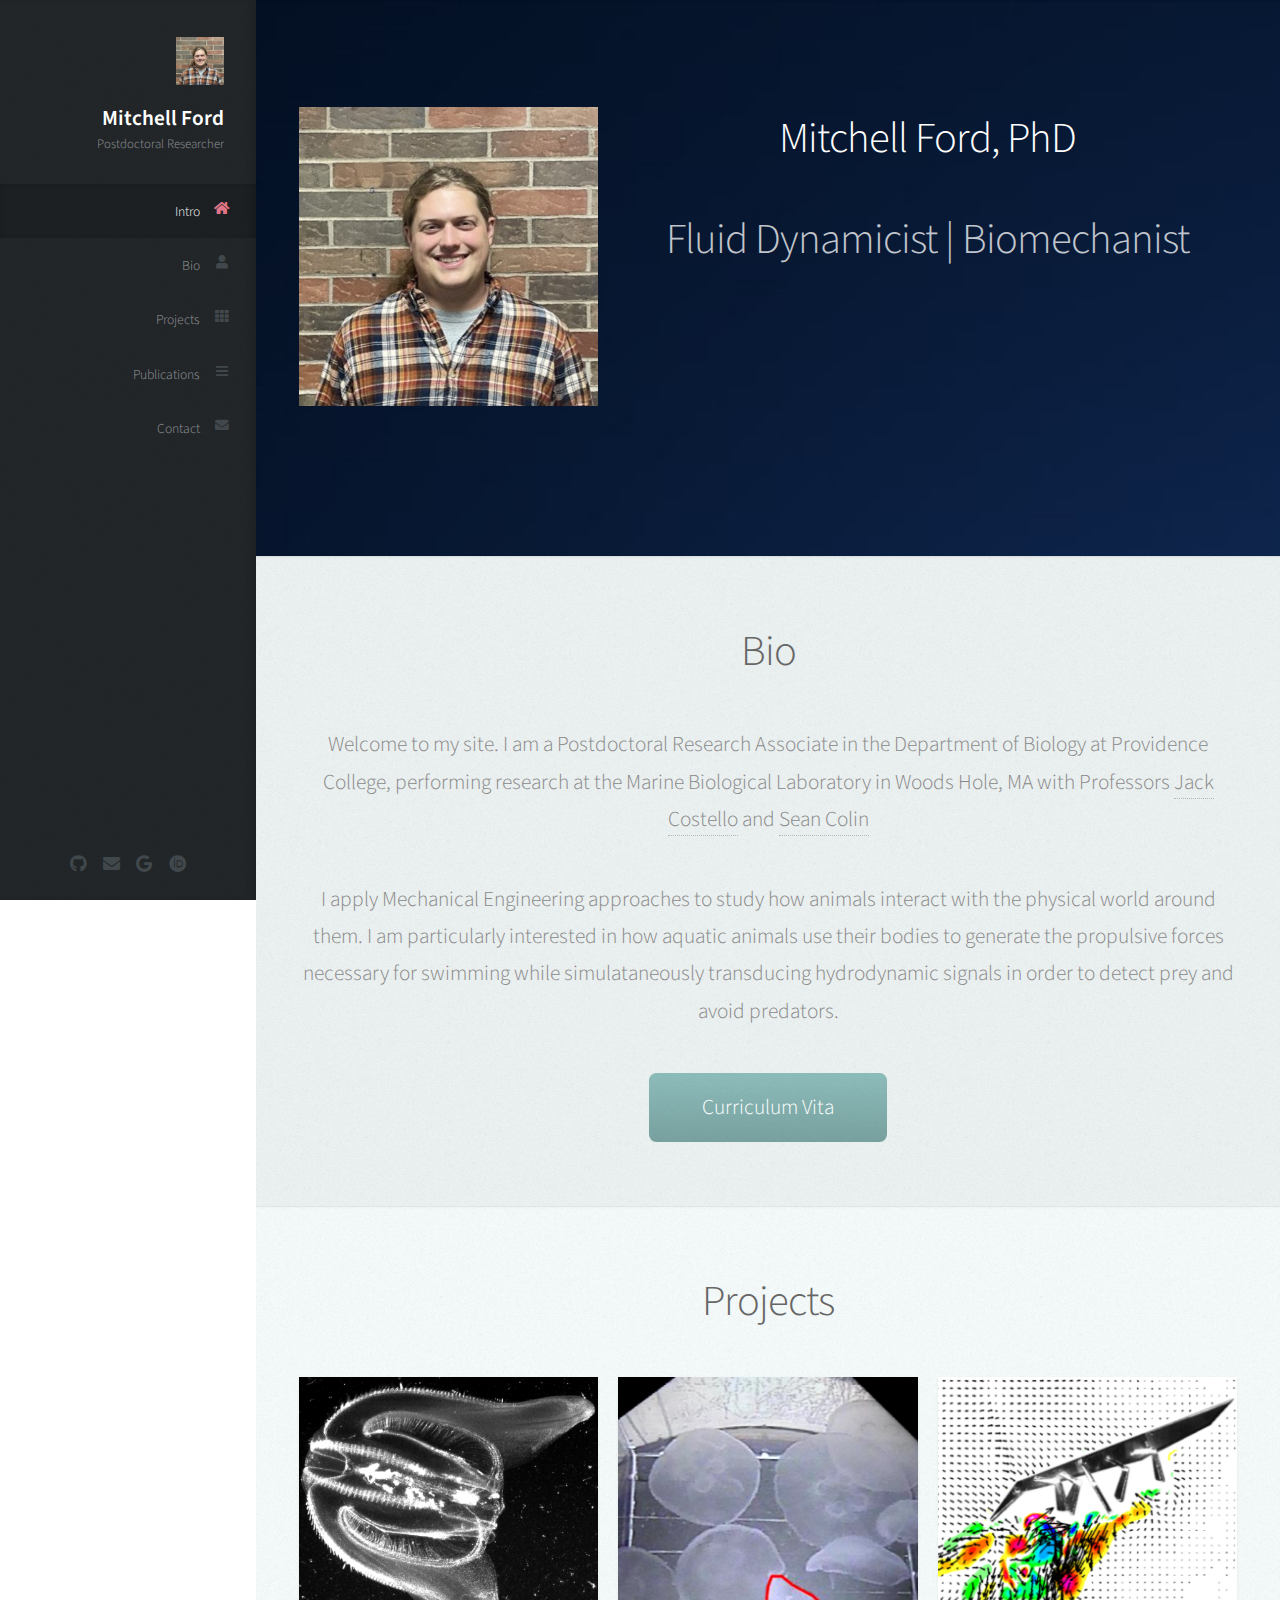
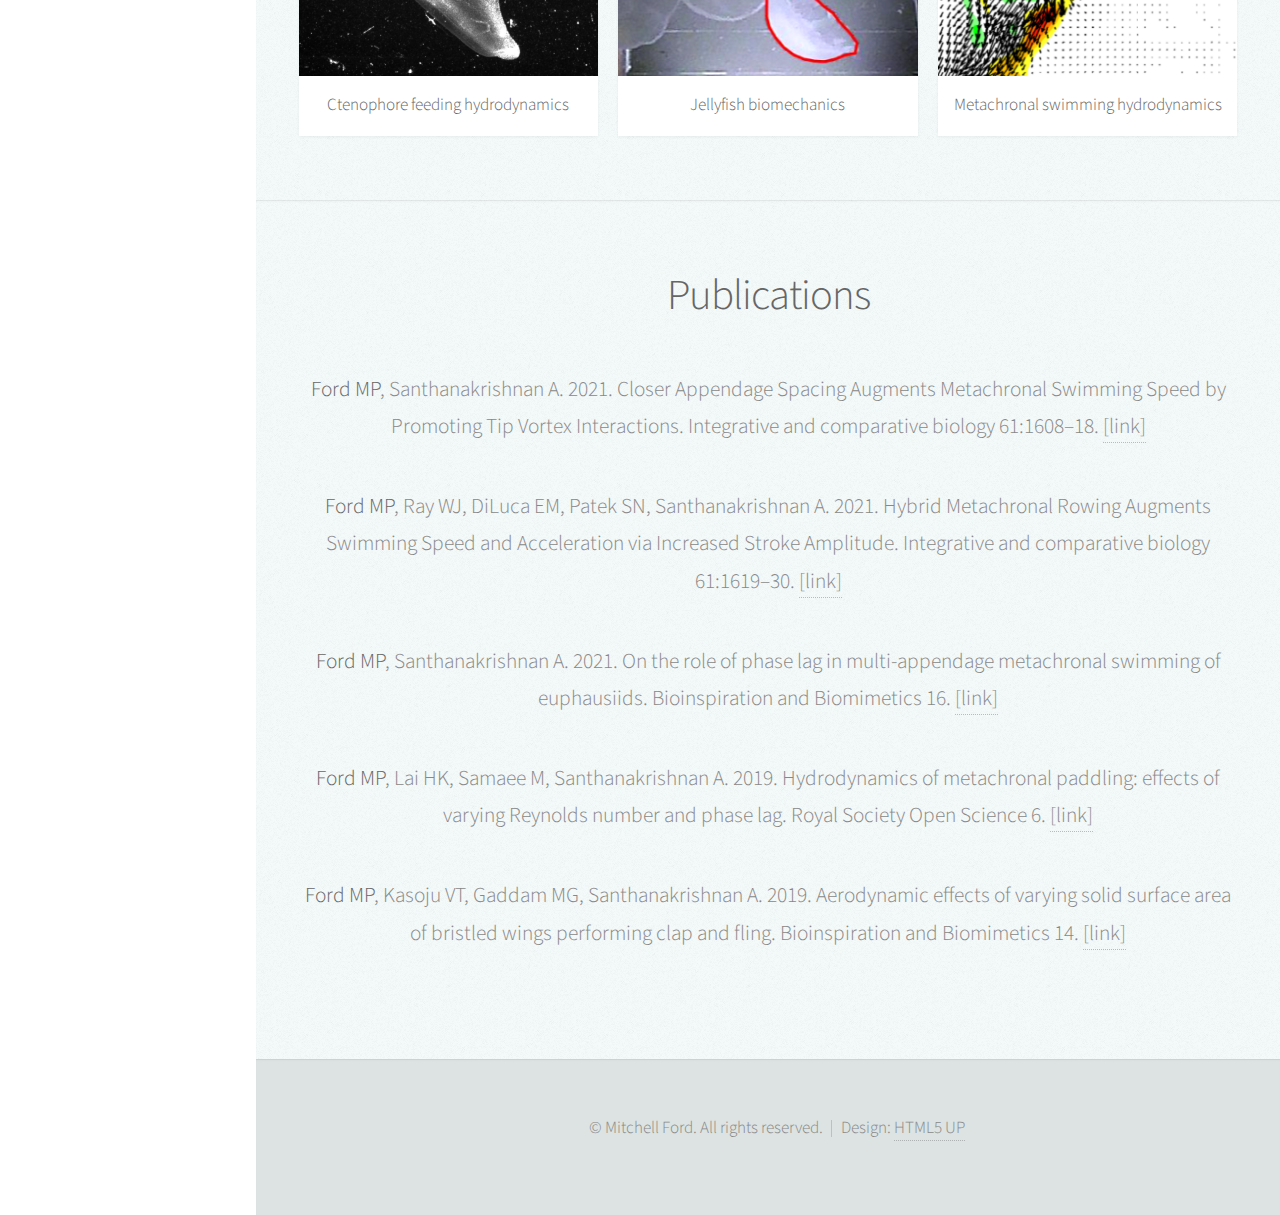
<file: index.html>
<!DOCTYPE HTML>
<!--
	Template: 
	Prologue by HTML5 UP
	html5up.net | @ajlkn
	Free for personal and commercial use under the CCA 3.0 license (html5up.net/license)
-->
<html>
	<head>
		<title>Mitchell P. Ford, PhD</title>
		<meta charset="utf-8" />
		<meta name="viewport" content="width=device-width, initial-scale=1, user-scalable=no" />
		<link rel="stylesheet" href="assets/css/main.css" />
	</head>
	<body class="is-preload">

		<!-- Header -->
			<div id="header">

				<div class="top">

					<!-- Logo -->
						<div id="logo">
							<span class="image avatar48"><img src="images/Mitch.jpg" alt="Mitch" /></span>
							<h1 id="title">Mitchell Ford</h1>
							<p>Postdoctoral Researcher</p>
						</div>

					<!-- Nav -->
						<nav id="nav">
							<ul>
								<li><a href="#top" id="top-link"><span class="icon solid fa-home">Intro</span></a></li>
								<li><a href="#about" id="about-link"><span class="icon solid fa-user">Bio</span></a></li>
								<li><a href="#projects" id="projects-link"><span class="icon solid fa-th">Projects</span></a></li>	
								<li><a href="#publications" id="publications-link"><span class="icon solid fa-bars">Publications</span></a></li>								
								<li><a href="#contact" id="contact-link"><span class="icon solid fa-envelope">Contact</span></a></li>
							</ul>
						</nav>

				</div>

				<div class="bottom">

					<!-- Social Icons -->
						<ul class="icons">
							<!-- <li><a href="https://x.com/fordmitch" class="icon brands fa-twitter"><span class="label">Twitter</span></a></li> -->
							<li><a href="https://github.com/mitchpf" class="icon brands fa-github"><span class="label">Github</span></a></li>
							<li><a href="mailto:ford.mitchell@proton.me" class="icon solid fa-envelope"><span class="label">Email</span></a></li>
							<li><a href="https://scholar.google.com/citations?hl=en&user=7zuqtXoAAAAJ" class="icon brands fa-google"><span class="label">Google Scholar</span></a></li>
							<li><a href="https://orcid.org/0000-0001-9746-0238" class="icon brands fa-orcid"><span class="label">ORCiD</span></a></li>
						</ul>

				</div>

			</div>

		<!-- Main -->
			<div id="main">

				<!-- Intro -->
					<section id="top" name="top" class="one dark cover">
						<div class="container">
							<header>
							<div class="row">
								<div class="col-4 col-12-mobile">
									<span class="image fit"><img src="images/Mitch.jpg" alt="" /></span>
								</div>
								<div class="col-8 col-12-mobile">
								<h2 class="alt"><strong>Mitchell Ford, PhD</strong></h2><br>
								<h2> Fluid Dynamicist | Biomechanist </h2>
								</div>
							</div>
							</header>
						</div>
					</section>
					
				<!-- About Me -->
					<section id="about" class="three">
						<div class="container">

							<header>
								<h2>Bio</h2>
							</header>

							<p>Welcome to my site. I am a Postdoctoral Research Associate in the Department of Biology at Providence College, performing research at the Marine Biological Laboratory in Woods Hole, MA with Professors <a href=https://biology.providence.edu/faculty-members/john-costello/>Jack Costello</a> and <a href=https://www.rwu.edu/academics/schools-and-colleges/fssns/faculty/sean-p-colin>Sean Colin</a></p>
							<p>I apply Mechanical Engineering approaches to study how animals interact with the physical world around them. I am particularly interested in how aquatic animals use their bodies to generate the propulsive forces necessary for swimming while simulataneously transducing hydrodynamic signals in order to detect prey and avoid predators.</p>

							<footer>
								<a href="./vita.html" class="button scrolly">Curriculum Vita</a>
							</footer>
							
						</div>
					</section>
					
					<!-- Projects -->
					<section id="projects" class="two">
						<div class="container">

							<header>
								<h2>Projects</h2>
							</header>

							<div class="row">
								<div class="col-4 col-12-mobile">
									<article class="item">
										<a href="./cteno.html" class="image fit"><img src="images/Cteno.png" alt="Ctenophore" /></a>
										<header>
											<h3>Ctenophore feeding hydrodynamics</h3>
										</header>
									</article>
								</div>
								<div class="col-4 col-12-mobile">
									<article class="item">
										<a href="./jelly.html" class="image fit"><img src="images/Aurelia.png" alt="Aurelia" /></a>
										<header>
											<h3>Jellyfish biomechanics</h3>
										</header>
									</article>
								</div>
								<div class="col-4 col-12-mobile">
										<article class="item">
										<a href="./paddling.html" class="image fit"><img src="images/Krillbot.png" alt="Krillbot" /></a>
										<header>
											<h3>Metachronal swimming hydrodynamics</h3>
										</header>
									</article>
								</div>
						</div>
					</section>

				<!-- Publications -->
					<section id="publications" class="two">
						<div class="container">

							<header>
								<h2>Publications</h2>
							</header>

							<p><b>Ford MP</b>, Santhanakrishnan A. 2021. Closer Appendage Spacing Augments Metachronal Swimming Speed by Promoting Tip Vortex Interactions. Integrative and comparative biology 61:1608–18. <a href=https://doi.org/10.1093/icb/icab112>[link]</a></p>
							<p><b>Ford MP</b>, Ray WJ, DiLuca EM, Patek SN, Santhanakrishnan A. 2021. Hybrid Metachronal Rowing Augments Swimming Speed and Acceleration via Increased Stroke Amplitude. Integrative and comparative biology 61:1619–30. <a href=https://doi.org/10.1093/icb/icab141>[link]</a></p>
							<p><b>Ford MP</b>, Santhanakrishnan A. 2021. On the role of phase lag in multi-appendage metachronal swimming of euphausiids. Bioinspiration and Biomimetics 16. <a href=https://doi.org/10.1088/1748-3190/abc930>[link]</a></p>
							<p><b>Ford MP</b>, Lai HK, Samaee M, Santhanakrishnan A. 2019. Hydrodynamics of metachronal paddling: effects of varying Reynolds number and phase lag. Royal Society Open Science 6. <a href=https://doi.org/10.1098/rsos.191387>[link]</a></p>
							<p><b>Ford MP</b>, Kasoju VT, Gaddam MG, Santhanakrishnan A. 2019. Aerodynamic effects of varying solid surface area of bristled wings performing clap and fling. Bioinspiration and Biomimetics 14. <a href=https://doi.org/10.1088/1748-3190/ab1a00>[link]</a></p>

							<!--
							<div class="row">
								<div class="col-4 col-12-mobile">
									<article class="item">
										<a href="#" class="image fit"><img src="images/pic02.jpg" alt="" /></a>
										<header>
											<h3>Ipsum Feugiat</h3>
										</header>
									</article>
									<article class="item">
										<a href="#" class="image fit"><img src="images/pic03.jpg" alt="" /></a>
										<header>
											<h3>Rhoncus Semper</h3>
										</header>
									</article>
								</div>
								<div class="col-4 col-12-mobile">
									<article class="item">
										<a href="#" class="image fit"><img src="images/pic04.jpg" alt="" /></a>
										<header>
											<h3>Magna Nullam</h3>
										</header>
									</article>
									<article class="item">
										<a href="#" class="image fit"><img src="images/pic05.jpg" alt="" /></a>
										<header>
											<h3>Natoque Vitae</h3>
										</header>
									</article>
								</div>
								<div class="col-4 col-12-mobile">
									<article class="item">
										<a href="#" class="image fit"><img src="images/pic06.jpg" alt="" /></a>
										<header>
											<h3>Dolor Penatibus</h3>
										</header>
									</article>
									<article class="item">
										<a href="#" class="image fit"><img src="images/pic07.jpg" alt="" /></a>
										<header>
											<h3>Orci Convallis</h3>
										</header>
									</article>
								</div>
							</div>
							-->

						</div>
					</section>

				<!-- Contact -->
<!-- 				<section id="contact" class="four">
					<div class="container">
							
					<form action="action_page.php">
					
					<header>
					<h2>Contact Me</h2>
					</header>

					<label for="fname">Name</label>
					<input type="text" id="fname" name="yourname" placeholder="Your name">

					<label for="subject">Subject</label>
					<input type="text" id="subject" name="subject" placeholder="Subject">
					
					<label for="message">Message</label>
					<textarea id="message" name="message" placeholder="Message"></textarea>

					<input type="submit" value="Submit" style="margin-top:12pt">

					</form>
					</div> 
			
				</section> -->

			</div>

		<!-- Footer -->
			<div id="footer">

				<!-- Copyright -->
					<ul class="copyright">
						<li>&copy; Mitchell Ford. All rights reserved.</li><li>Design: <a href="http://html5up.net">HTML5 UP</a></li>
					</ul>

			</div>

		<!-- Scripts -->
			<script src="assets/js/jquery.min.js"></script>
			<script src="assets/js/jquery.scrolly.min.js"></script>
			<script src="assets/js/jquery.scrollex.min.js"></script>
			<script src="assets/js/browser.min.js"></script>
			<script src="assets/js/breakpoints.min.js"></script>
			<script src="assets/js/util.js"></script>
			<script src="assets/js/main.js"></script>

	</body>
</html>
</file>
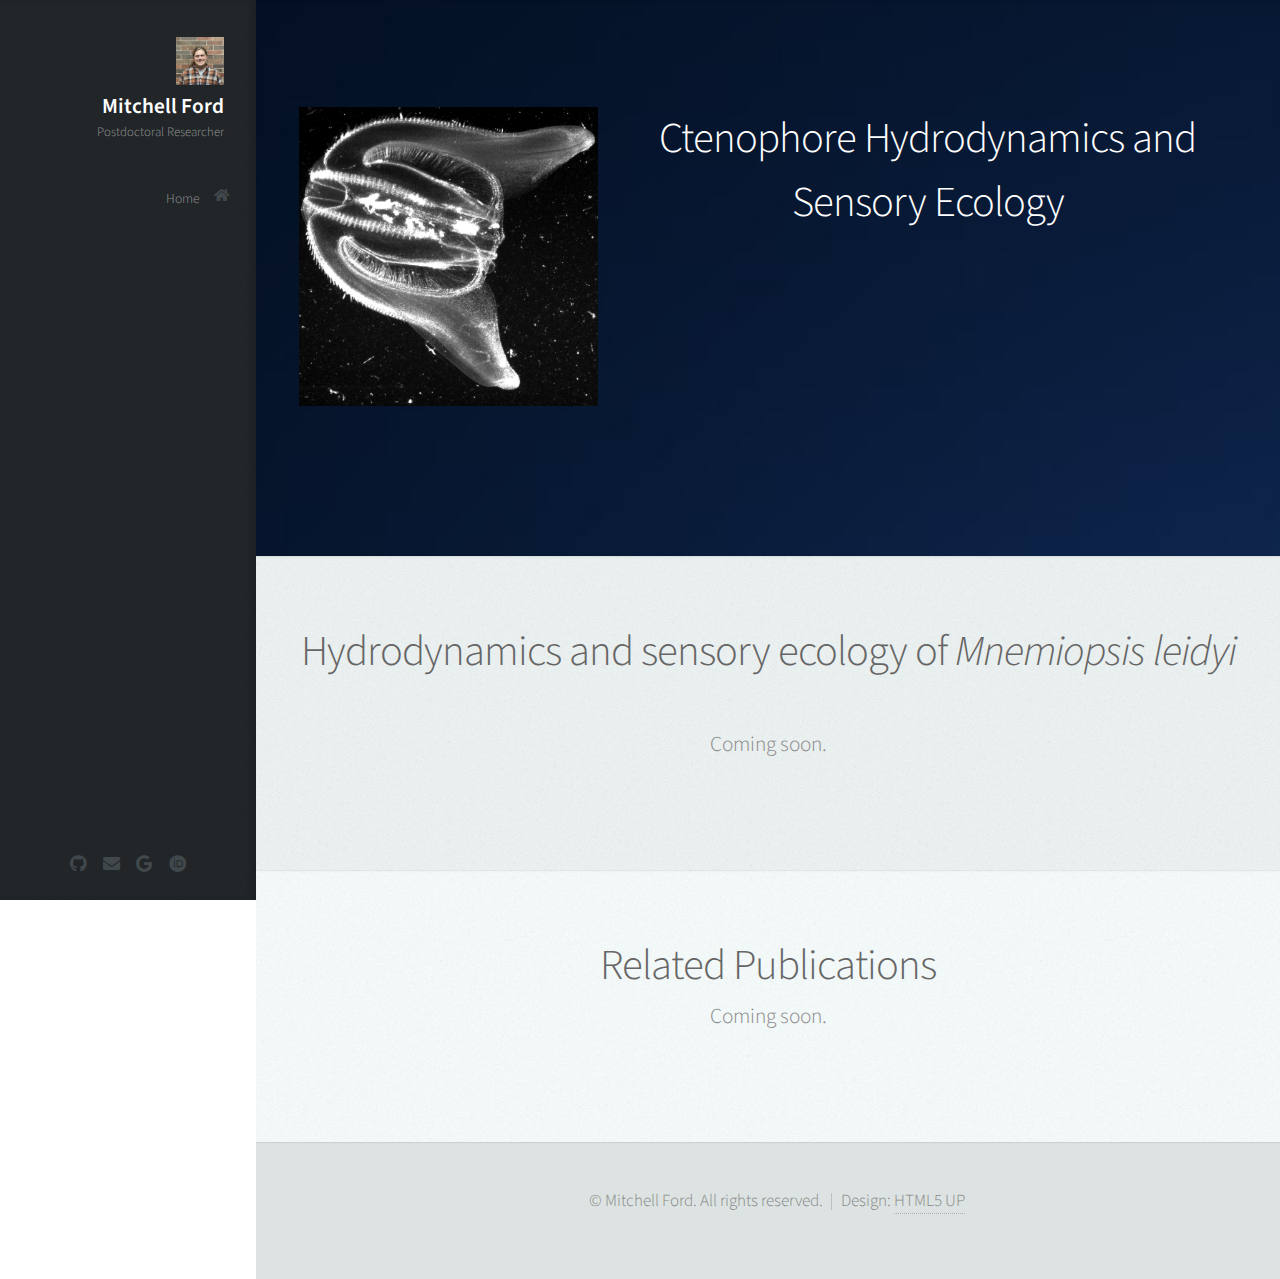
<file: Cteno.html>
<html>

	<head>
		<title>Cteno</title>
		<meta charset="utf-8" />
		<meta name="viewport" content="width=device-width, initial-scale=1, user-scalable=no" />
		<link rel="stylesheet" href="assets/css/main.css" />
	</head>
	<body class="is-preload">
	
			<!-- Header -->
			<div id="header">

				<div class="top">

					<!-- Logo -->
						<div id="logo">
							<span class="image avatar48"><img src="images/Mitch.jpg" alt="" /></span>
							<h1 id="title">Mitchell Ford</h1>
							<p>Postdoctoral Researcher</p>
						</div>

					<!-- Nav -->
						<nav id="nav">
							<ul>
								<li><a href="./index.html#projects" id="top-link"><span class="icon solid fa-home">Home</span></a></li>
							</ul>
						</nav>

				</div>

				<div class="bottom">

					<!-- Social Icons -->
						<ul class="icons">
							<!-- <li><a href="https://x.com/fordmitch" class="icon brands fa-twitter"><span class="label">Twitter</span></a></li> -->
							<li><a href="https://github.com/mitchpf" class="icon brands fa-github"><span class="label">Github</span></a></li>
							<li><a href="mailto:ford.mitchell@proton.me" class="icon solid fa-envelope"><span class="label">Email</span></a></li>
							<li><a href="https://scholar.google.com/citations?hl=en&user=7zuqtXoAAAAJ" class="icon brands fa-google"><span class="label">Google Scholar</span></a></li>
							<li><a href="https://orcid.org/0000-0001-9746-0238" class="icon brands fa-orcid"><span class="label">ORCiD</span></a></li>
						</ul>

				</div>

			</div>
			

		<!-- Main -->
			<div id="main">

				<!-- Intro -->
					<section id="top" class="one dark cover">
						<div class="container">
							<header>
							<div class="row">
								<div class="col-4 col-12-mobile">
									<span class="image fit"><img src="images/Cteno.png" alt="" /></span>
								</div>
								<div class="col-8 col-12-mobile">
								<h2 class="alt"><strong>Ctenophore Hydrodynamics and Sensory Ecology</strong></h2><br>
								</div>
							</div>
							</header>
						</div>
					</section>
					
					<!-- About -->
					<section id="about" class="three">
						<div class="container">

							<header>
								<h2>Hydrodynamics and sensory ecology of <i>Mnemiopsis leidyi</i></h2>
							</header>

							<p>Coming soon.</p>
							
						</div>
					</section>
					
					
				<!-- Publications -->
					<section id="publications" class="two">
						<div class="container">

								<h2>Related Publications</h2>

							<p>Coming soon.</p>

						</div>
					</section>

			</div>

		<!-- Footer -->
			<div id="footer">

				<!-- Copyright -->
					<ul class="copyright">
						<li>&copy; Mitchell Ford. All rights reserved.</li><li>Design: <a href="http://html5up.net">HTML5 UP</a></li>
					</ul>

			</div>
			
		<!-- Scripts -->
			<script src="assets/js/jquery.min.js"></script>
			<script src="assets/js/jquery.scrolly.min.js"></script>
			<script src="assets/js/jquery.scrollex.min.js"></script>
			<script src="assets/js/browser.min.js"></script>
			<script src="assets/js/breakpoints.min.js"></script>
			<script src="assets/js/util.js"></script>
			<script src="assets/js/main.js"></script>

	</body>
</html>
</file>
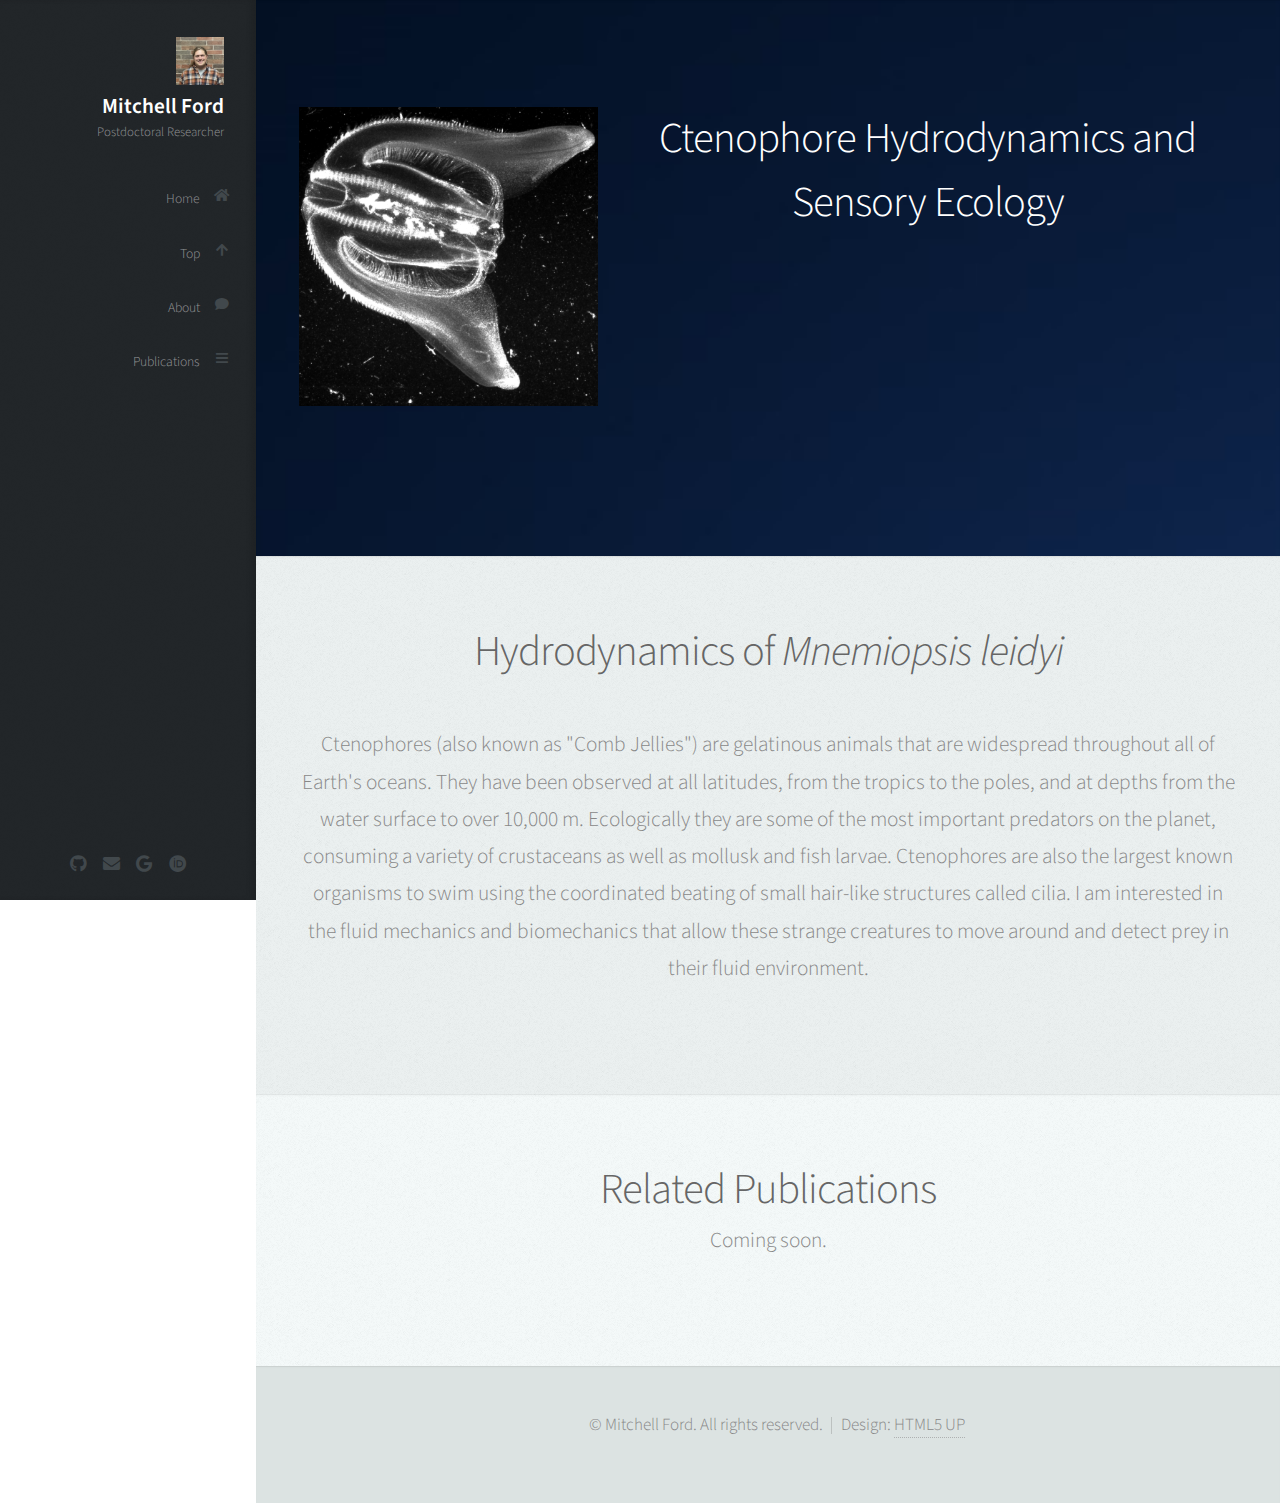
<file: cteno.html>
<html>

	<head>
		<title>Cteno</title>
		<meta charset="utf-8" />
		<meta name="viewport" content="width=device-width, initial-scale=1, user-scalable=no" />
		<link rel="stylesheet" href="assets/css/main.css" />
	</head>
	<body class="is-preload">
	
			<!-- Header -->
			<div id="header">

				<div class="top">

					<!-- Logo -->
						<div id="logo">
							<span class="image avatar48"><img src="images/Mitch.jpg" alt="" /></span>
							<h1 id="title">Mitchell Ford</h1>
							<p>Postdoctoral Researcher</p>
						</div>

					<!-- Nav -->
						<nav id="nav">
							<ul>
								<li><a href="./index.html#projects" id="home-link"><span class="icon solid fa-home">Home</span></a></li>
								<li><a href="./cteno.html#top" id="top-link"><span class="icon solid fa-arrow-up">Top</span></a></li>
								<li><a href="./cteno.html#about" id="about-link"><span class="icon solid fa-comment">About</span></a></li>
								<li><a href="./cteno.html#publications" id="publications-link"><span class="icon solid fa-bars">Publications</span></a></li>
							</ul>
						</nav>


				</div>

				<div class="bottom">

					<!-- Social Icons -->
						<ul class="icons">
							<li><a href="https://github.com/mitchpf" class="icon brands fa-github"><span class="label">Github</span></a></li>
							<li><a href="mailto:ford.mitchell@proton.me" class="icon solid fa-envelope"><span class="label">Email</span></a></li>
							<li><a href="https://scholar.google.com/citations?hl=en&user=7zuqtXoAAAAJ" class="icon brands fa-google"><span class="label">Google Scholar</span></a></li>
							<li><a href="https://orcid.org/0000-0001-9746-0238" class="icon brands fa-orcid"><span class="label">ORCiD</span></a></li>
						</ul>

				</div>

			</div>
			

		<!-- Main -->
			<div id="main">

				<!-- Intro -->
					<section id="top" class="one dark cover">
						<div class="container">
							<header>
							<div class="row">
								<div class="col-4 col-12-mobile">
									<span class="image fit"><img src="images/Cteno.png" alt="" /></span>
								</div>
								<div class="col-8 col-12-mobile">
								<h2 class="alt"><strong>Ctenophore Hydrodynamics and Sensory Ecology</strong></h2><br>
								</div>
							</div>
							</header>
						</div>
					</section>
					
					<!-- About -->
					<section id="about" class="three">
						<div class="container">

							<header>
								<h2>Hydrodynamics of <i>Mnemiopsis leidyi</i></h2>
							</header>

							<p>Ctenophores (also known as "Comb Jellies") are gelatinous animals that are widespread throughout all of Earth's oceans. They have been observed at all latitudes, from the tropics to the poles, and at depths from the water surface to over 10,000 m. Ecologically they are some of the most important predators on the planet, consuming a variety of crustaceans as well as mollusk and fish larvae. Ctenophores are also the largest known organisms to swim using the coordinated beating of small hair-like structures called cilia. I am interested in the fluid mechanics and biomechanics that allow these strange creatures to move around and detect prey in their fluid environment.</p>
							
						</div>
					</section>
					
					
				<!-- Publications -->
					<section id="publications" class="two">
						<div class="container">

								<h2>Related Publications</h2>

							<p>Coming soon.</p>

						</div>
					</section>

			</div>

		<!-- Footer -->
			<div id="footer">

				<!-- Copyright -->
					<ul class="copyright">
						<li>&copy; Mitchell Ford. All rights reserved.</li><li>Design: <a href="http://html5up.net">HTML5 UP</a></li>
					</ul>

			</div>
			
		<!-- Scripts -->
			<script src="assets/js/jquery.min.js"></script>
			<script src="assets/js/jquery.scrolly.min.js"></script>
			<script src="assets/js/jquery.scrollex.min.js"></script>
			<script src="assets/js/browser.min.js"></script>
			<script src="assets/js/breakpoints.min.js"></script>
			<script src="assets/js/util.js"></script>
			<script src="assets/js/main.js"></script>

	</body>
</html>
</file>
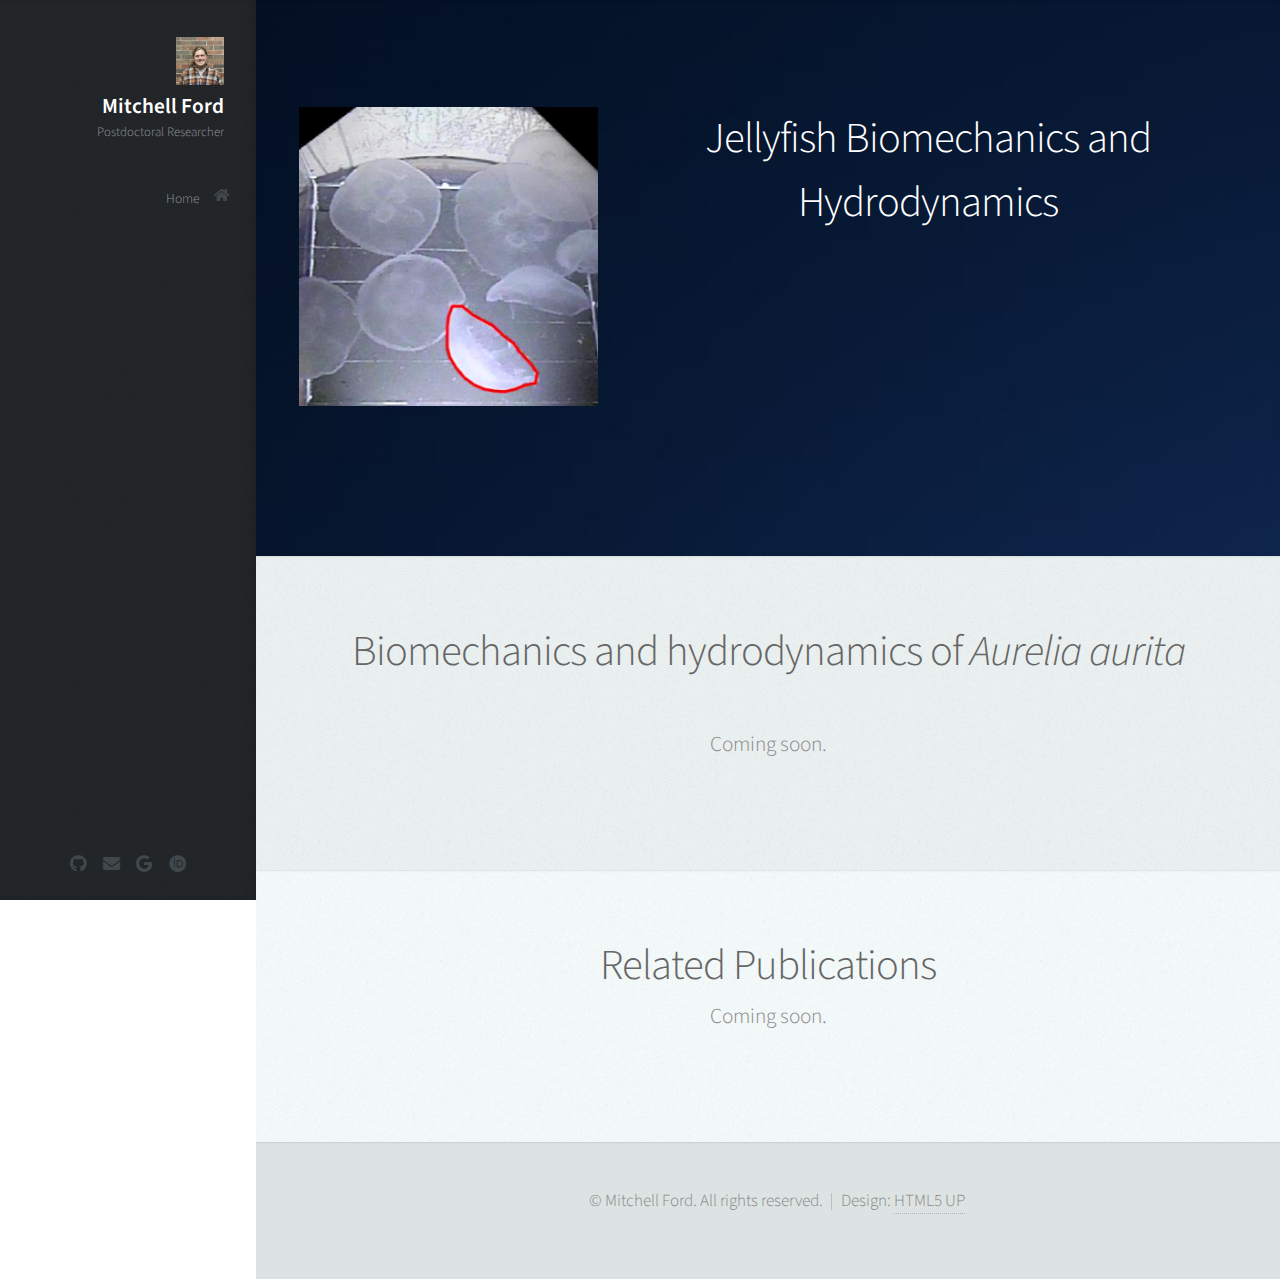
<file: Jelly.html>
<html>

	<head>
		<title>Jellyfish biomechanics</title>
		<meta charset="utf-8" />
		<meta name="viewport" content="width=device-width, initial-scale=1, user-scalable=no" />
		<link rel="stylesheet" href="assets/css/main.css" />
	</head>
		<body class="is-preload">
	
			<!-- Header -->
			<div id="header">

				<div class="top">

					<!-- Logo -->
						<div id="logo">
							<span class="image avatar48"><img src="images/Mitch.jpg" alt="" /></span>
							<h1 id="title">Mitchell Ford</h1>
							<p>Postdoctoral Researcher</p>
						</div>

					<!-- Nav -->
						<nav id="nav">
							<ul>
								<li><a href="./index.html#projects" id="top-link"><span class="icon solid fa-home">Home</span></a></li>
							</ul>
						</nav>

				</div>

				<div class="bottom">

					<!-- Social Icons -->
						<ul class="icons">
							<!-- <li><a href="https://x.com/fordmitch" class="icon brands fa-twitter"><span class="label">Twitter</span></a></li> -->
							<li><a href="https://github.com/mitchpf" class="icon brands fa-github"><span class="label">Github</span></a></li>
							<li><a href="mailto:ford.mitchell@proton.me" class="icon solid fa-envelope"><span class="label">Email</span></a></li>
							<li><a href="https://scholar.google.com/citations?hl=en&user=7zuqtXoAAAAJ" class="icon brands fa-google"><span class="label">Google Scholar</span></a></li>
							<li><a href="https://orcid.org/0000-0001-9746-0238" class="icon brands fa-orcid"><span class="label">ORCiD</span></a></li>
						</ul>

				</div>

			</div>
			

		<!-- Main -->
			<div id="main">

				<!-- Intro -->
					<section id="top" class="one dark cover">
						<div class="container">
							<header>
							<div class="row">
								<div class="col-4 col-12-mobile">
									<span class="image fit"><img src="images/Aurelia.png" alt="" /></span>
								</div>
								<div class="col-8 col-12-mobile">
								<h2 class="alt"><strong>Jellyfish Biomechanics and Hydrodynamics</strong></h2><br>
								</div>
							</div>
							</header>
						</div>
					</section>
					
					<!-- About -->
					<section id="about" class="three">
						<div class="container">

							<header>
								<h2>Biomechanics and hydrodynamics of <i>Aurelia aurita</i></h2>
							</header>

							<p>Coming soon.</p>
							
						</div>
					</section>
					
					
				<!-- Publications -->
					<section id="publications" class="two">
						<div class="container">

							<h2>Related Publications</h2>
							
							<p>Coming soon.</p>

						</div>
					</section>

			</div>

		<!-- Footer -->
			<div id="footer">

				<!-- Copyright -->
					<ul class="copyright">
						<li>&copy; Mitchell Ford. All rights reserved.</li><li>Design: <a href="http://html5up.net">HTML5 UP</a></li>
					</ul>

			</div>
			
		<!-- Scripts -->
			<script src="assets/js/jquery.min.js"></script>
			<script src="assets/js/jquery.scrolly.min.js"></script>
			<script src="assets/js/jquery.scrollex.min.js"></script>
			<script src="assets/js/browser.min.js"></script>
			<script src="assets/js/breakpoints.min.js"></script>
			<script src="assets/js/util.js"></script>
			<script src="assets/js/main.js"></script>

	</body>
</html>
</file>
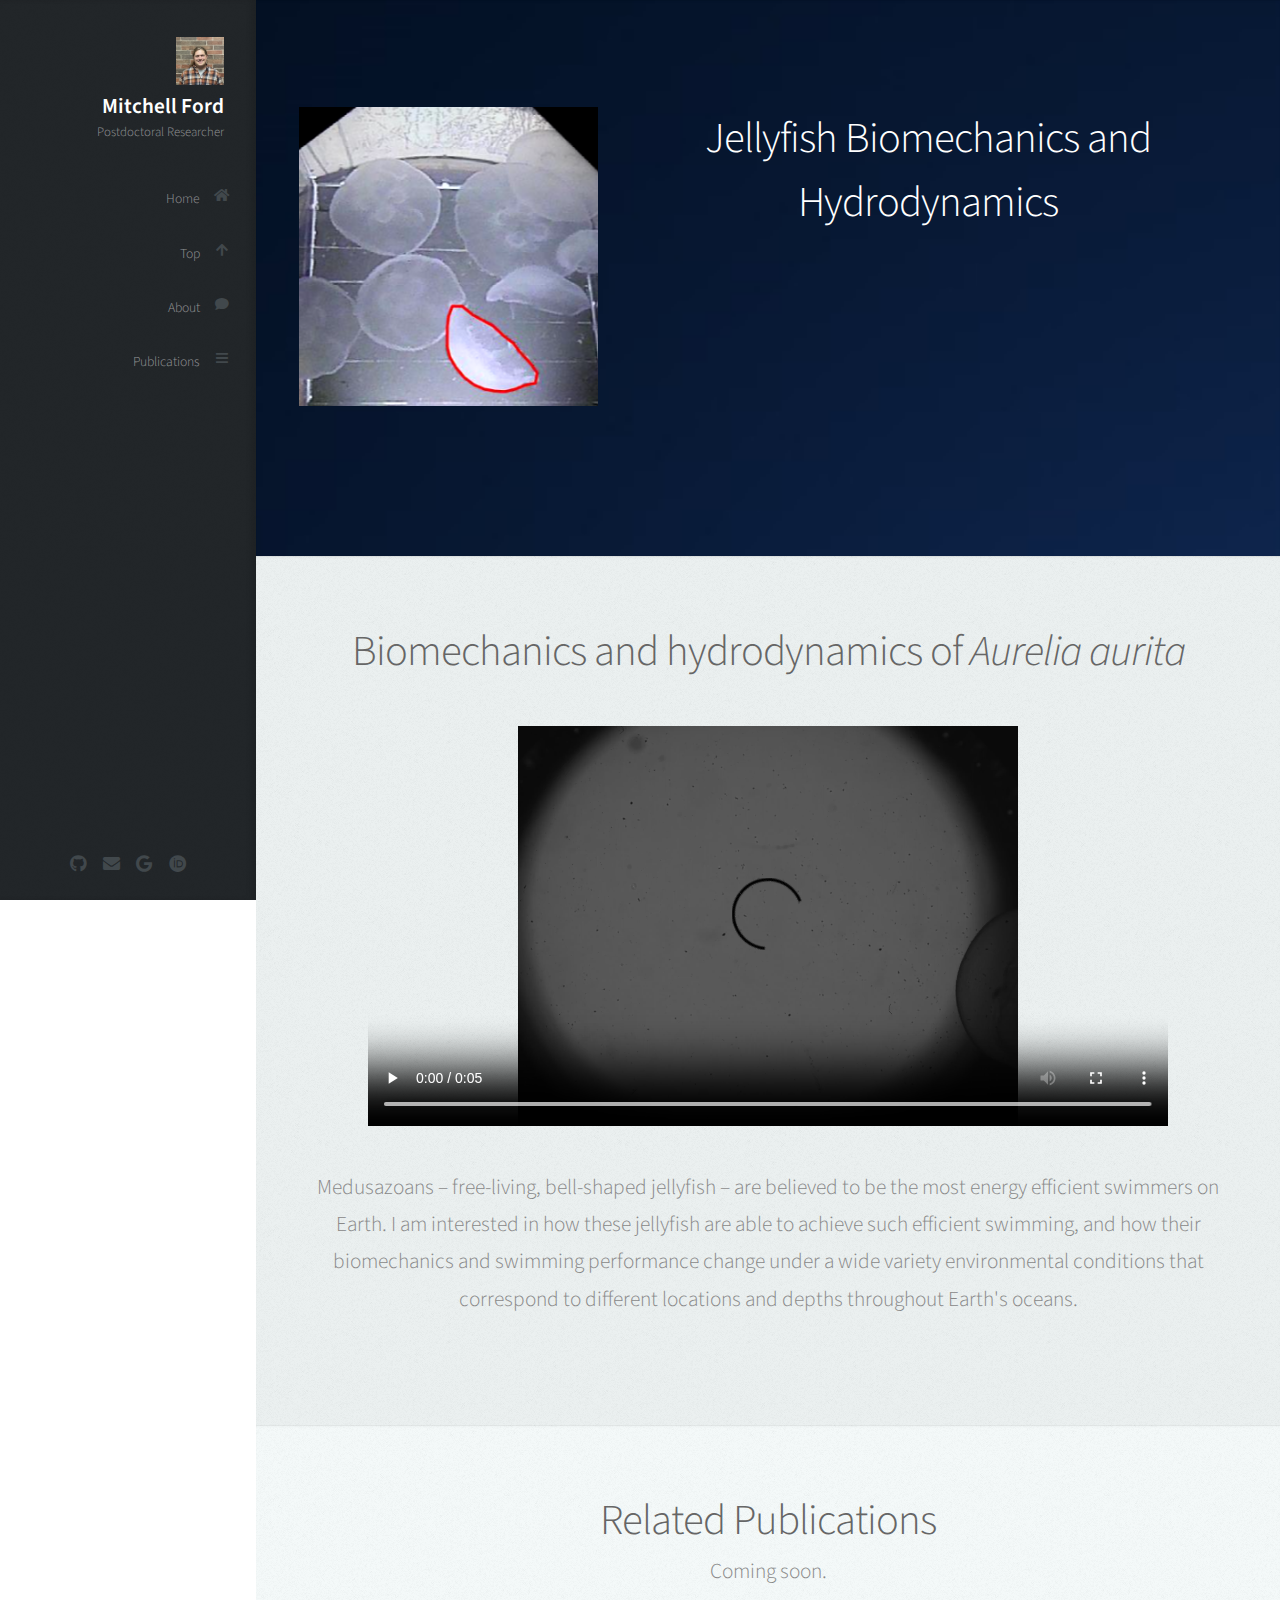
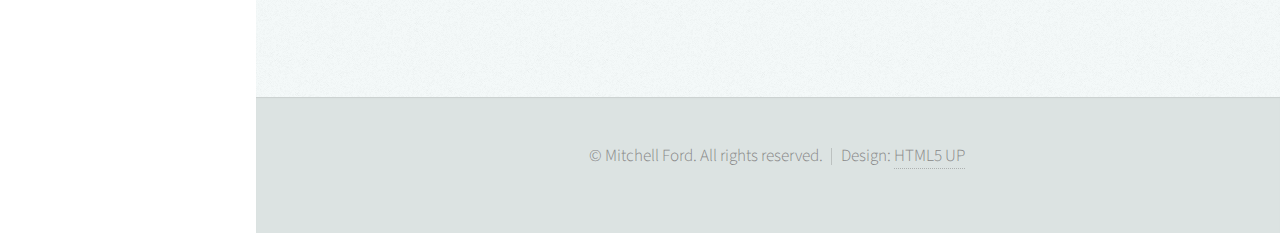
<file: jelly.html>
<html>

	<head>
		<title>Jellyfish biomechanics</title>
		<meta charset="utf-8" />
		<meta name="viewport" content="width=device-width, initial-scale=1, user-scalable=yes" />
		<link rel="stylesheet" href="assets/css/main.css" />
	</head>
		<body class="is-preload">
	
			<!-- Header -->
			<div id="header">

				<div class="top">

					<!-- Logo -->
						<div id="logo">
							<span class="image avatar48"><img src="images/Mitch.jpg" alt="" /></span>
							<h1 id="title">Mitchell Ford</h1>
							<p>Postdoctoral Researcher</p>
						</div>

					<!-- Nav -->
						<nav id="nav">
							<ul>
								<li><a href="./index.html#projects" id="home-link"><span class="icon solid fa-home">Home</span></a></li>
								<li><a href="./jelly.html#top" id="top-link"><span class="icon solid fa-arrow-up">Top</span></a></li>
								<li><a href="./jelly.html#about" id="about-link"><span class="icon solid fa-comment">About</span></a></li>
								<li><a href="./jelly.html#publications" id="publications-link"><span class="icon solid fa-bars">Publications</span></a></li>

							</ul>
						</nav>

				</div>

				<div class="bottom">

					<!-- Social Icons -->
						<ul class="icons">
							<li><a href="https://github.com/mitchpf" class="icon brands fa-github"><span class="label">Github</span></a></li>
							<li><a href="mailto:ford.mitchell@proton.me" class="icon solid fa-envelope"><span class="label">Email</span></a></li>
							<li><a href="https://scholar.google.com/citations?hl=en&user=7zuqtXoAAAAJ" class="icon brands fa-google"><span class="label">Google Scholar</span></a></li>
							<li><a href="https://orcid.org/0000-0001-9746-0238" class="icon brands fa-orcid"><span class="label">ORCiD</span></a></li>
						</ul>

				</div>

			</div>
			

		<!-- Main -->
			<div id="main">

				<!-- Intro -->
					<section id="top" class="one dark cover">
						<div class="container">
							<header>
							<div class="row">
								<div class="col-4 col-12-mobile">
									<span class="image fit"><img src="images/Aurelia.png" alt="" /></span>
								</div>
								<div class="col-8 col-12-mobile">
								<h2 class="alt"><strong>Jellyfish Biomechanics and Hydrodynamics</strong></h2><br>
								</div>
							</div>
							</header>
						</div>
					</section>
					
					<!-- About -->
					<section id="about" class="three">
						<div class="container">

							<header>
								<h2>Biomechanics and hydrodynamics of <i>Aurelia aurita</i></h2>
							</header>
							
							<p><video width="800vw" height="400vw" controls src="./images/Aurelia.mp4" autoplay loop></video></p>
							
							<p>Medusazoans &ndash; free-living, bell-shaped jellyfish &ndash; are believed to be the most energy efficient swimmers on Earth. I am interested in how these jellyfish are able to achieve such efficient swimming, and how their biomechanics and swimming performance change under a wide variety environmental conditions that correspond to different locations and depths throughout Earth's oceans.</p>
							
						</div>
					</section>
					
					
				<!-- Publications -->
					<section id="publications" class="two">
						<div class="container">

							<h2>Related Publications</h2>
							
							<p>Coming soon.</p>

						</div>
					</section>

			</div>

		<!-- Footer -->
			<div id="footer">

				<!-- Copyright -->
					<ul class="copyright">
						<li>&copy; Mitchell Ford. All rights reserved.</li><li>Design: <a href="http://html5up.net">HTML5 UP</a></li>
					</ul>

			</div>
			
		<!-- Scripts -->
			<script src="assets/js/jquery.min.js"></script>
			<script src="assets/js/jquery.scrolly.min.js"></script>
			<script src="assets/js/jquery.scrollex.min.js"></script>
			<script src="assets/js/browser.min.js"></script>
			<script src="assets/js/breakpoints.min.js"></script>
			<script src="assets/js/util.js"></script>
			<script src="assets/js/main.js"></script>

	</body>
</html>
</file>
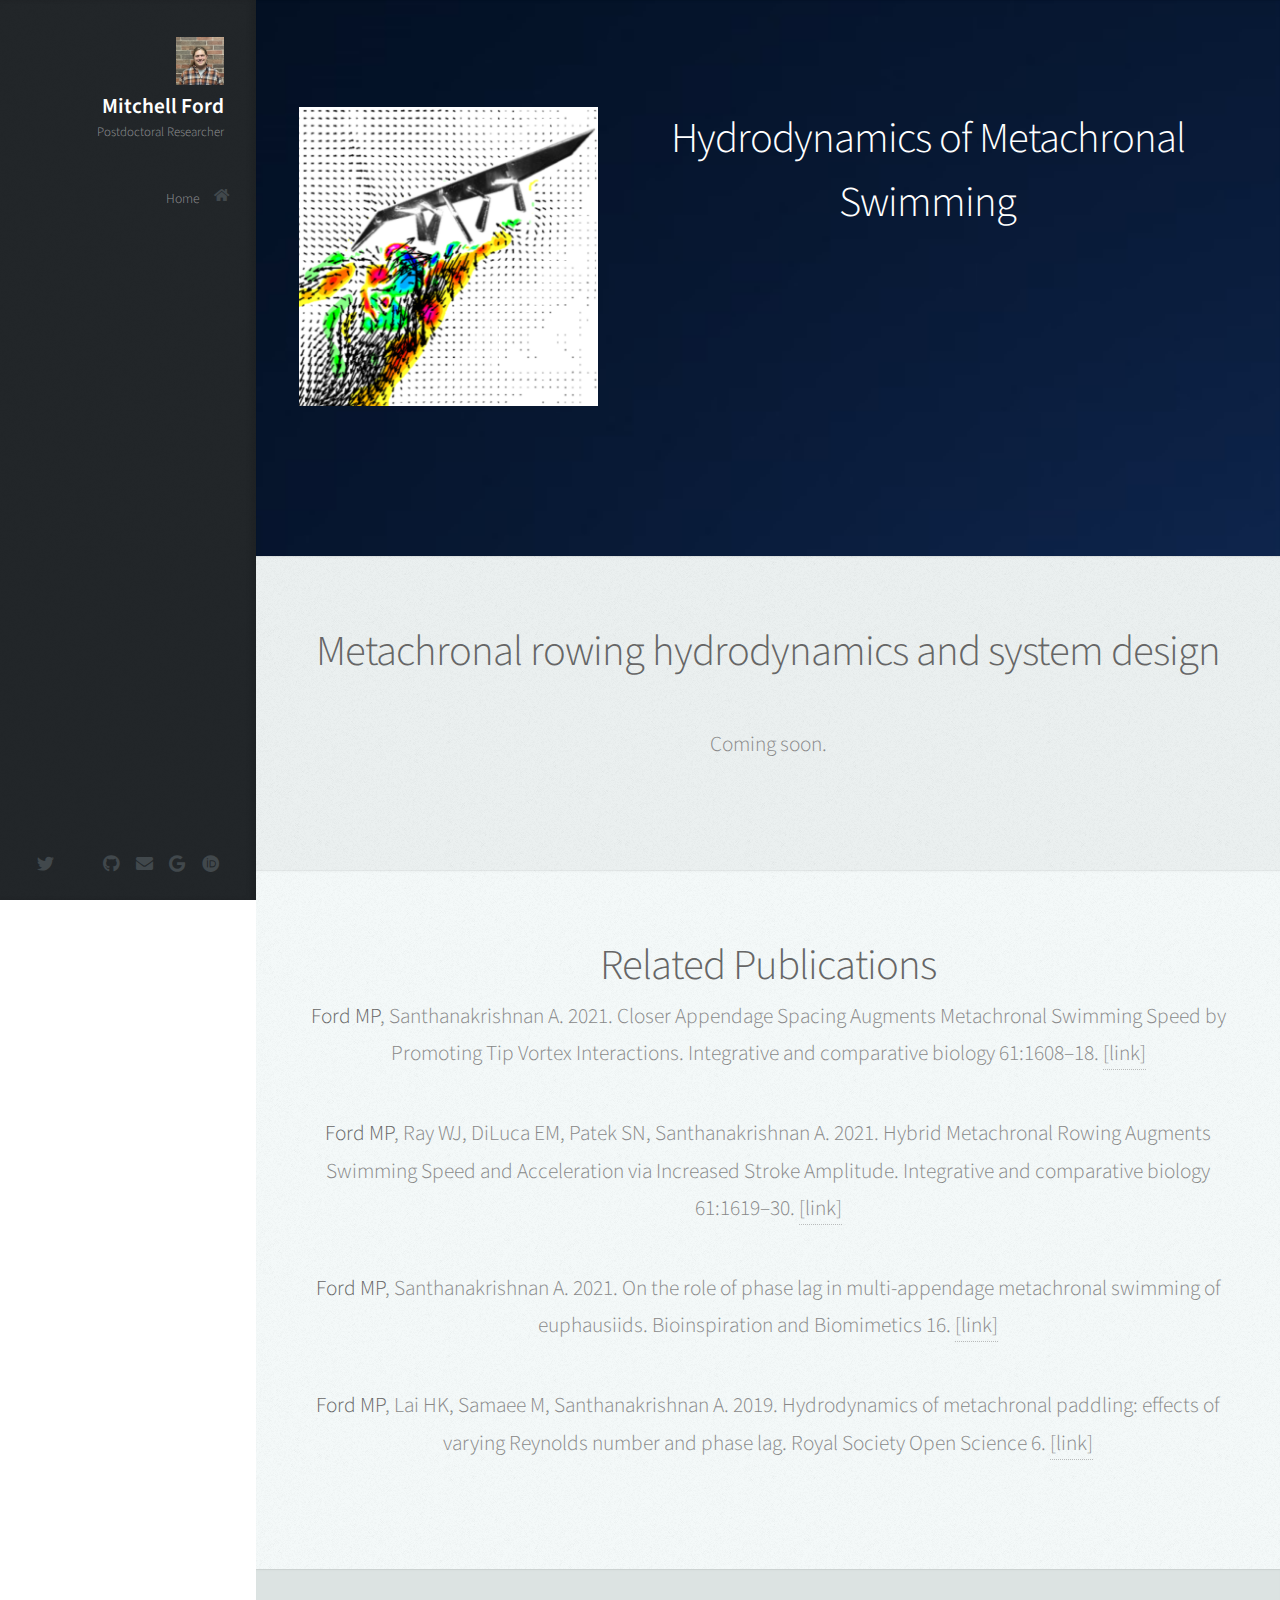
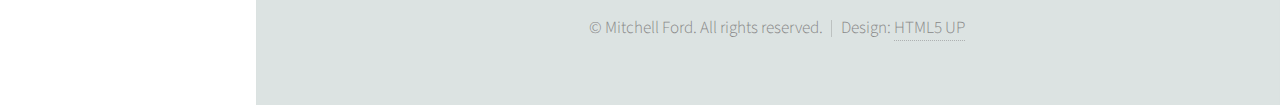
<file: Paddling.html>
<html>

	<head>
		<title>Metachronal Paddling</title>
		<meta charset="utf-8" />
		<meta name="viewport" content="width=device-width, initial-scale=1, user-scalable=no" />
		<link rel="stylesheet" href="assets/css/main.css" />
	</head>
		<body class="is-preload">
	
			<!-- Header -->
			<div id="header">

				<div class="top">

					<!-- Logo -->
						<div id="logo">
							<span class="image avatar48"><img src="images/Mitch.jpg" alt="" /></span>
							<h1 id="title">Mitchell Ford</h1>
							<p>Postdoctoral Researcher</p>
						</div>

					<!-- Nav -->
						<nav id="nav">
							<ul>
								<li><a href="./index.html#projects" id="top-link"><span class="icon solid fa-home">Home</span></a></li>
							</ul>
						</nav>

				</div>

				<div class="bottom">

					<!-- Social Icons -->
						<ul class="icons">
							<li><a href="https://x.com/fordmitch" class="icon brands fa-twitter"><span class="label">Twitter</span></a></li>
							<li><a href="https://bsky.app/profile/mitchpf.bsky.social" class="icon brands fa-bluesky"><span class="label">BlueSky</span></a></li>
							<li><a href="https://github.com/mitchpf" class="icon brands fa-github"><span class="label">Github</span></a></li>
							<li><a href="mailto:ford.mitchell@proton.me" class="icon solid fa-envelope"><span class="label">Email</span></a></li>
							<li><a href="https://scholar.google.com/citations?hl=en&user=7zuqtXoAAAAJ" class="icon brands fa-google"><span class="label">Google Scholar</span></a></li>
							<li><a href="https://orcid.org/0000-0001-9746-0238" class="icon brands fa-orcid"><span class="label">ORCiD</span></a></li>
						</ul>

				</div>

			</div>
			

		<!-- Main -->
			<div id="main">

				<!-- Intro -->
					<section id="top" class="one dark cover">
						<div class="container">
							<header>
							<div class="row">
								<div class="col-4 col-12-mobile">
									<span class="image fit"><img src="images/Krillbot.png" alt="" /></span>
								</div>
								<div class="col-8 col-12-mobile">
								<h2 class="alt"><strong>Hydrodynamics of Metachronal Swimming</strong></h2><br>
								</div>
							</div>
							</header>
						</div>
					</section>
					
					<!-- About -->
					<section id="about" class="three">
						<div class="container">

							<header>
								<h2>Metachronal rowing hydrodynamics and system design</h2>
							</header>

							<p>Coming soon.</p>
							
						</div>
					</section>
					
					
				<!-- Publications -->
					<section id="publications" class="two">
						<div class="container">

							<h2>Related Publications</h2>
							
								<p><b>Ford MP</b>, Santhanakrishnan A. 2021. Closer Appendage Spacing Augments Metachronal Swimming Speed by Promoting Tip Vortex Interactions. Integrative and comparative biology 61:1608–18. <a href=https://doi.org/10.1093/icb/icab112>[link]</a></p>
								<p><b>Ford MP</b>, Ray WJ, DiLuca EM, Patek SN, Santhanakrishnan A. 2021. Hybrid Metachronal Rowing Augments Swimming Speed and Acceleration via Increased Stroke Amplitude. Integrative and comparative biology 61:1619–30. <a href=https://doi.org/10.1093/icb/icab141>[link]</a></p>
								<p><b>Ford MP</b>, Santhanakrishnan A. 2021. On the role of phase lag in multi-appendage metachronal swimming of euphausiids. Bioinspiration and Biomimetics 16. <a href=https://doi.org/10.1088/1748-3190/abc930>[link]</a></p>
								<p><b>Ford MP</b>, Lai HK, Samaee M, Santhanakrishnan A. 2019. Hydrodynamics of metachronal paddling: effects of varying Reynolds number and phase lag. Royal Society Open Science 6. <a href=https://doi.org/10.1098/rsos.191387>[link]</a></p>


						</div>
					</section>

			</div>

		<!-- Footer -->
			<div id="footer">

				<!-- Copyright -->
					<ul class="copyright">
						<li>&copy; Mitchell Ford. All rights reserved.</li><li>Design: <a href="http://html5up.net">HTML5 UP</a></li>
					</ul>

			</div>
			
		<!-- Scripts -->
			<script src="assets/js/jquery.min.js"></script>
			<script src="assets/js/jquery.scrolly.min.js"></script>
			<script src="assets/js/jquery.scrollex.min.js"></script>
			<script src="assets/js/browser.min.js"></script>
			<script src="assets/js/breakpoints.min.js"></script>
			<script src="assets/js/util.js"></script>
			<script src="assets/js/main.js"></script>

	</body>
</html>
</file>
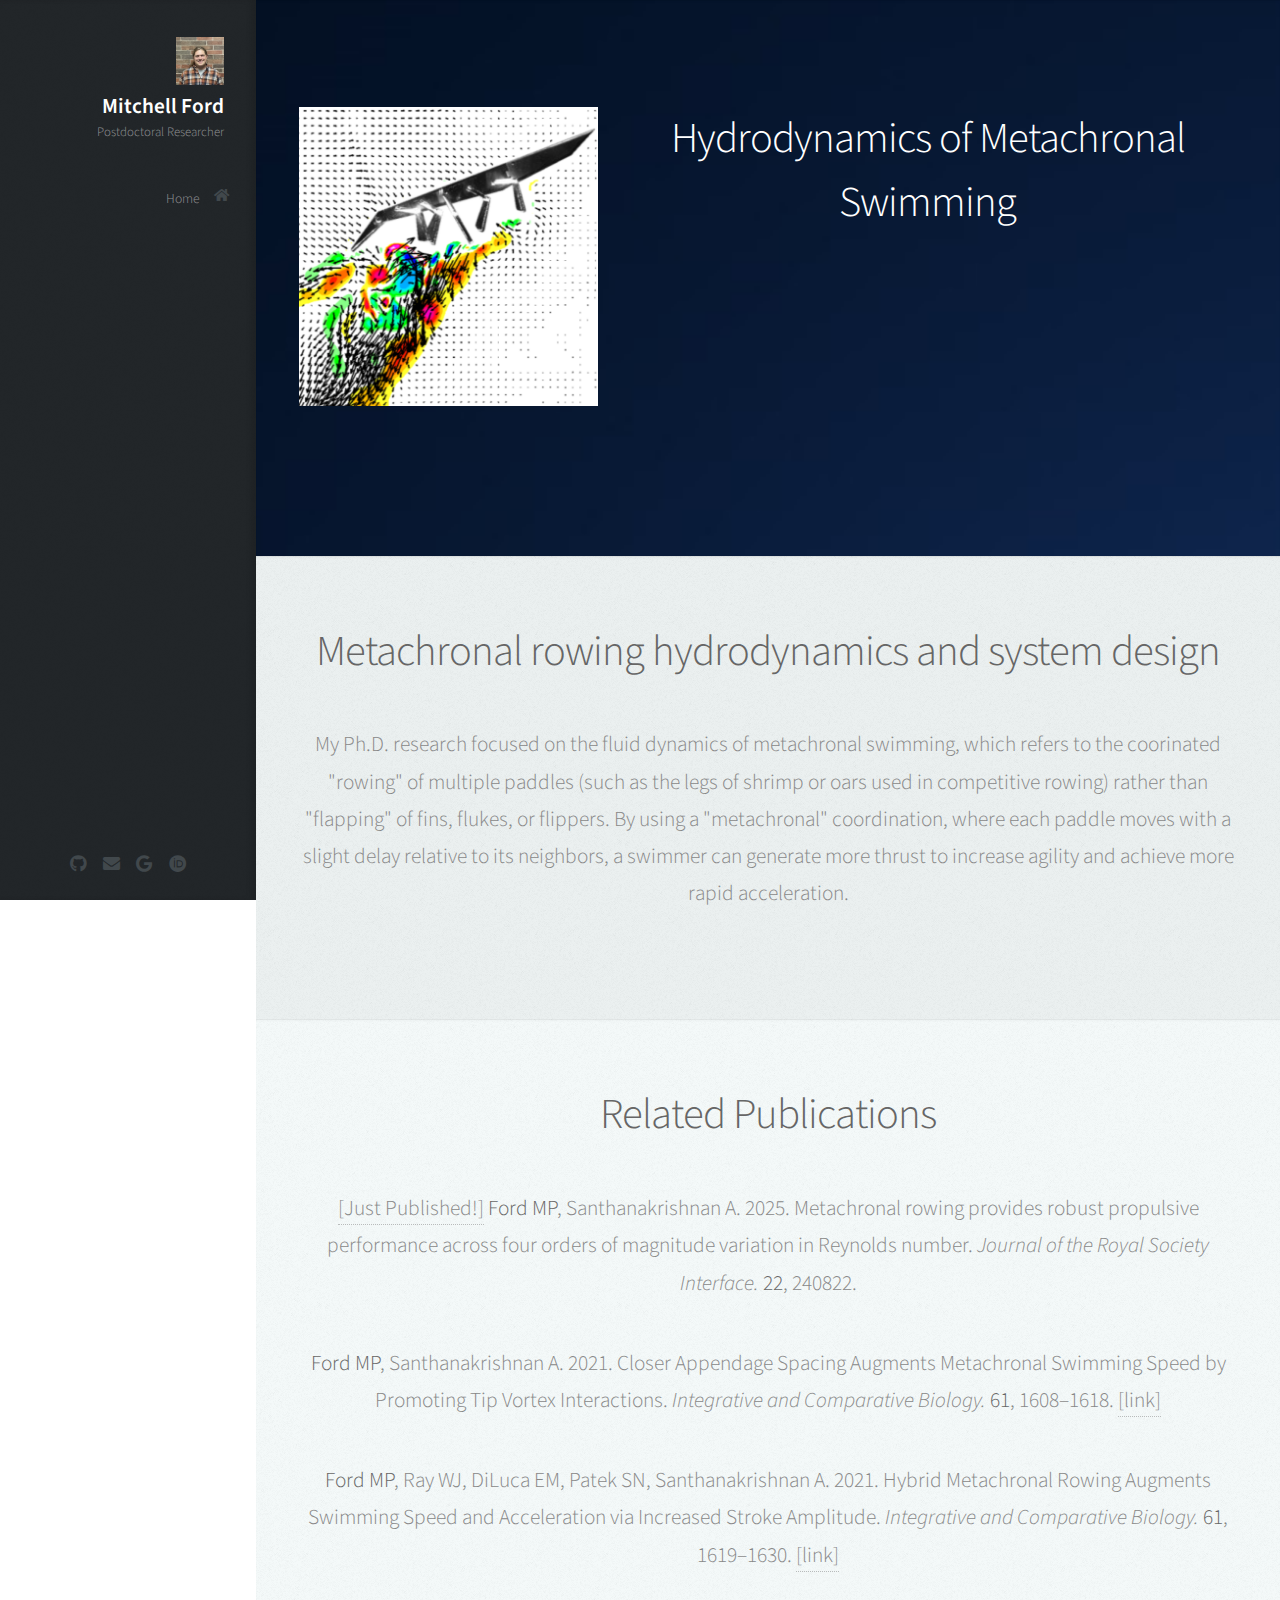
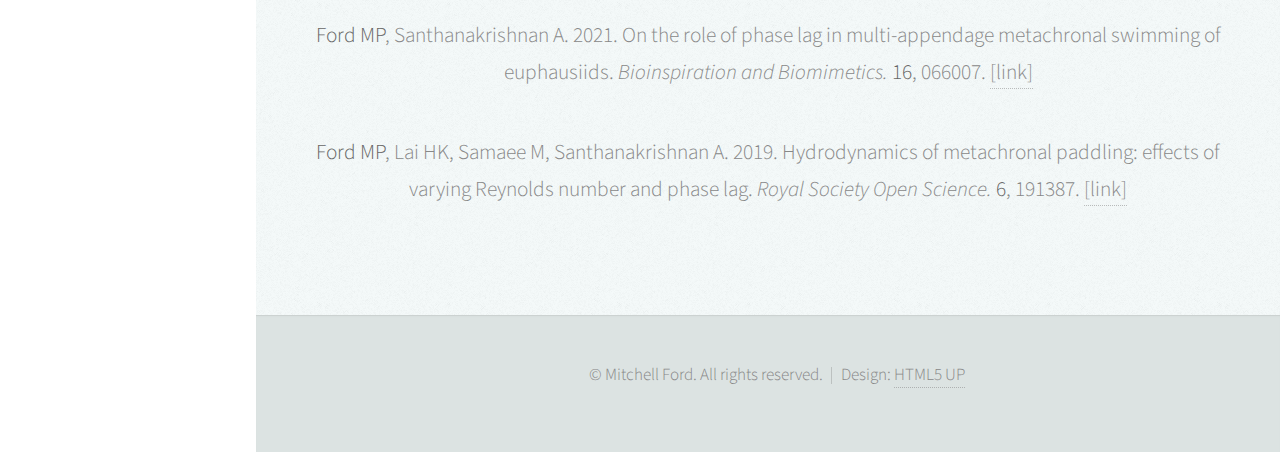
<file: paddling.html>
<html>

	<head>
		<title>Metachronal Paddling</title>
		<meta charset="utf-8" />
		<meta name="viewport" content="width=device-width, initial-scale=1, user-scalable=no" />
		<link rel="stylesheet" href="assets/css/main.css" />
	</head>
		<body class="is-preload">
	
			<!-- Header -->
			<div id="header">

				<div class="top">

					<!-- Logo -->
						<div id="logo">
							<span class="image avatar48"><img src="images/Mitch.jpg" alt="" /></span>
							<h1 id="title">Mitchell Ford</h1>
							<p>Postdoctoral Researcher</p>
						</div>

					<!-- Nav -->
						<nav id="nav">
							<ul>
								<li><a href="./index.html#projects" id="top-link"><span class="icon solid fa-home">Home</span></a></li>
							</ul>
						</nav>

				</div>

				<div class="bottom">

					<!-- Social Icons -->
						<ul class="icons">
							<!--<li><a href="https://bsky.app/profile/mitchpf.bsky.social" class="icon brands fa-bluesky"><span class="label">BlueSky</span></a></li> -->
							<li><a href="https://github.com/mitchpf" class="icon brands fa-github"><span class="label">Github</span></a></li>
							<li><a href="mailto:ford.mitchell@proton.me" class="icon solid fa-envelope"><span class="label">Email</span></a></li>
							<li><a href="https://scholar.google.com/citations?hl=en&user=7zuqtXoAAAAJ" class="icon brands fa-google"><span class="label">Google Scholar</span></a></li>
							<li><a href="https://orcid.org/0000-0001-9746-0238" class="icon brands fa-orcid"><span class="label">ORCiD</span></a></li>
						</ul>

				</div>

			</div>
			

		<!-- Main -->
			<div id="main">

				<!-- Intro -->
					<section id="top" class="one dark cover">
						<div class="container">
							<header>
							<div class="row">
								<div class="col-4 col-12-mobile">
									<span class="image fit"><img src="images/Krillbot.png" alt="" /></span>
								</div>
								<div class="col-8 col-12-mobile">
								<h2 class="alt"><strong>Hydrodynamics of Metachronal Swimming</strong></h2><br>
								</div>
							</div>
							</header>
						</div>
					</section>
					
					<!-- About -->
					<section id="about" class="three">
						<div class="container">

							<header>
								<h2>Metachronal rowing hydrodynamics and system design</h2>
							</header>

							<p>My Ph.D. research focused on the fluid dynamics of metachronal swimming, which refers to the coorinated "rowing" of multiple paddles (such as the legs of shrimp or oars used in competitive rowing) rather than "flapping" of fins, flukes, or flippers. By using a "metachronal" coordination, where each paddle moves with a slight delay relative to its neighbors, a swimmer can generate more thrust to increase agility and achieve more rapid acceleration.</p>
							
						</div>
					</section>
					
					
				<!-- Publications -->
					<section id="publications" class="two">
						<div class="container">

							<h2>Related Publications</h2>
								<p></p>
							
								<p><a href="https://doi.org/10.1098/rsif.2024.0822">[Just Published!]</a> <b>Ford MP</b>, Santhanakrishnan A. 2025. Metachronal rowing provides robust propulsive performance across four orders of magnitude variation in Reynolds number. <i>Journal of the Royal Society Interface.</i> <b>22</b>, 240822.</p>
								<p><b>Ford MP</b>, Santhanakrishnan A. 2021. Closer Appendage Spacing Augments Metachronal Swimming Speed by Promoting Tip Vortex Interactions. <i>Integrative and Comparative Biology.</i> <b>61</b>, 1608–1618. <a href=https://doi.org/10.1093/icb/icab112>[link]</a></p>
								<p><b>Ford MP</b>, Ray WJ, DiLuca EM, Patek SN, Santhanakrishnan A. 2021. Hybrid Metachronal Rowing Augments Swimming Speed and Acceleration via Increased Stroke Amplitude. <i>Integrative and Comparative Biology.</i> <b>61</b>, 1619–1630. <a href=https://doi.org/10.1093/icb/icab141>[link]</a></p>
								<p><b>Ford MP</b>, Santhanakrishnan A. 2021. On the role of phase lag in multi-appendage metachronal swimming of euphausiids. <i>Bioinspiration and Biomimetics.</i> <b>16</b>, 066007. <a href=https://doi.org/10.1088/1748-3190/abc930>[link]</a></p>
								<p><b>Ford MP</b>, Lai HK, Samaee M, Santhanakrishnan A. 2019. Hydrodynamics of metachronal paddling: effects of varying Reynolds number and phase lag. <i>Royal Society Open Science.</i> <b>6</b>, 191387. <a href=https://doi.org/10.1098/rsos.191387>[link]</a></p>


						</div>
					</section>

			</div>

		<!-- Footer -->
			<div id="footer">

				<!-- Copyright -->
					<ul class="copyright">
						<li>&copy; Mitchell Ford. All rights reserved.</li><li>Design: <a href="http://html5up.net">HTML5 UP</a></li>
					</ul>

			</div>
			
		<!-- Scripts -->
			<script src="assets/js/jquery.min.js"></script>
			<script src="assets/js/jquery.scrolly.min.js"></script>
			<script src="assets/js/jquery.scrollex.min.js"></script>
			<script src="assets/js/browser.min.js"></script>
			<script src="assets/js/breakpoints.min.js"></script>
			<script src="assets/js/util.js"></script>
			<script src="assets/js/main.js"></script>

	</body>
</html>
</file>
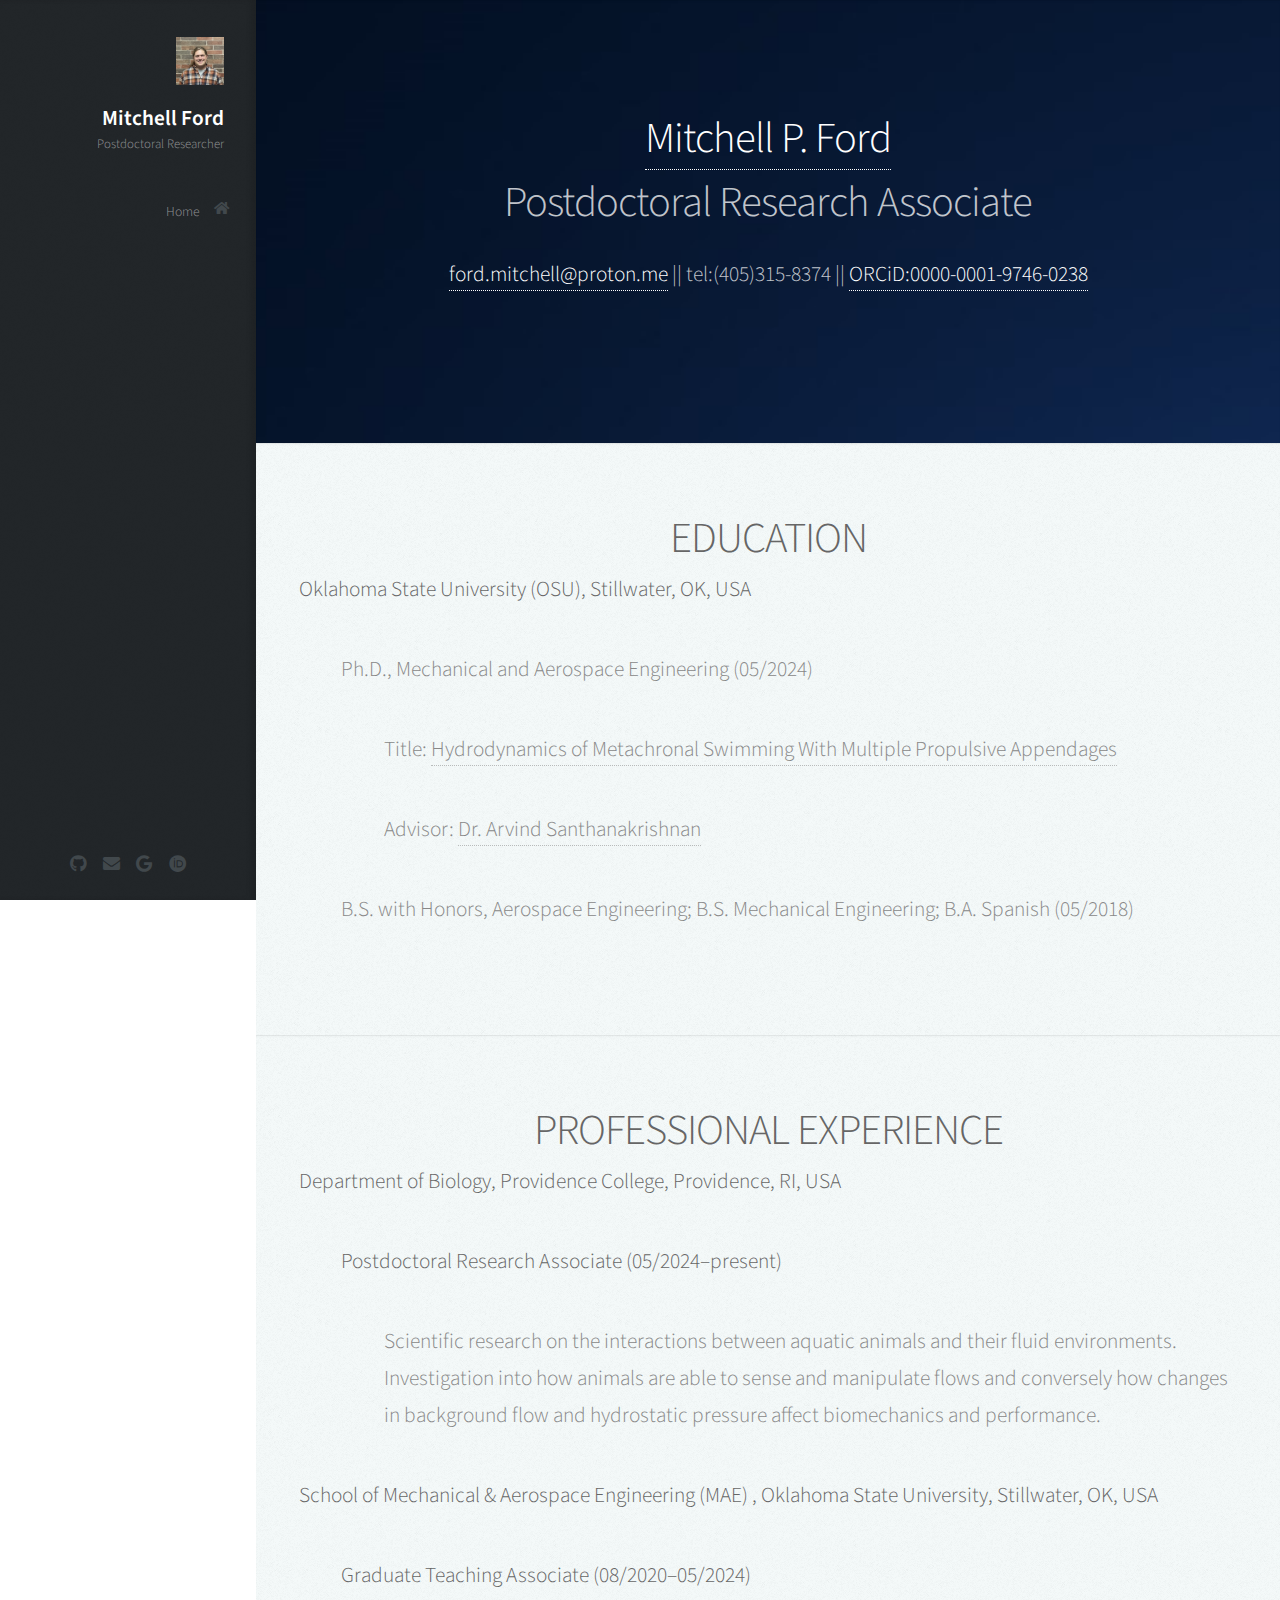
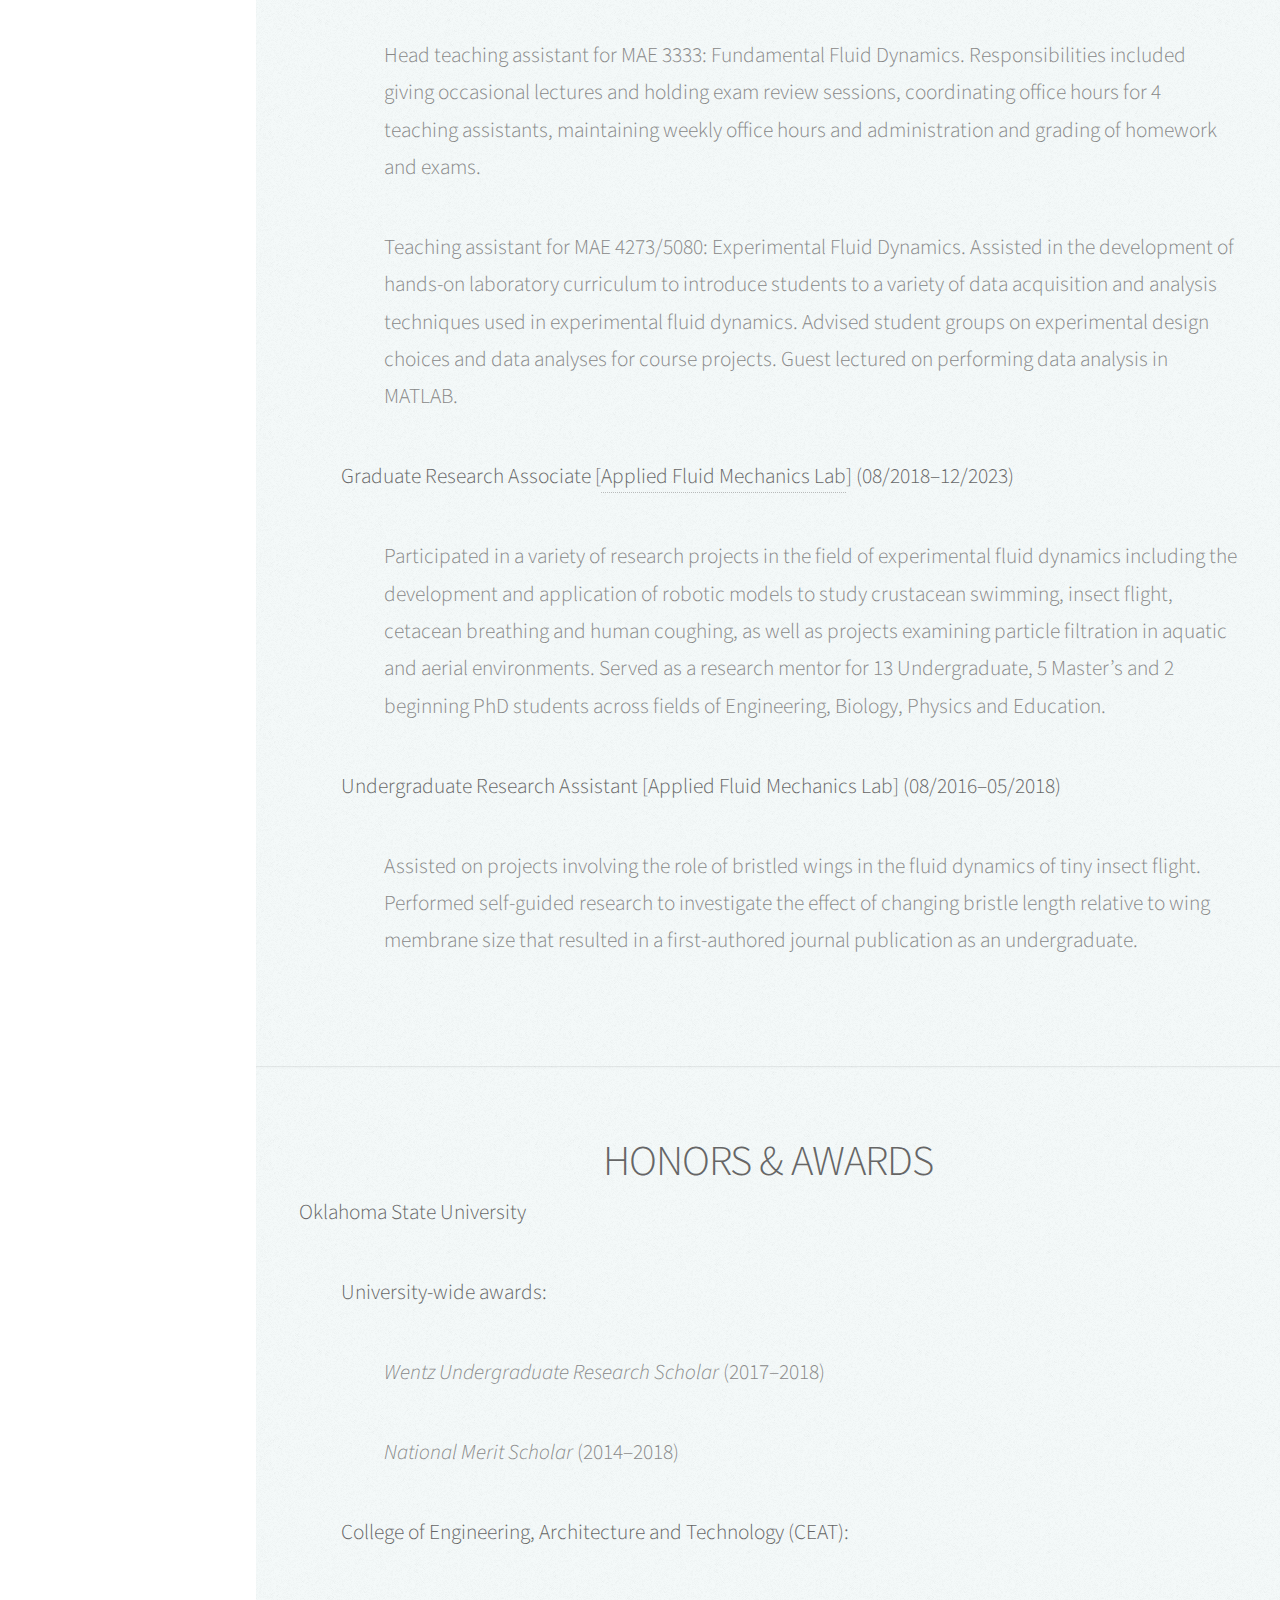
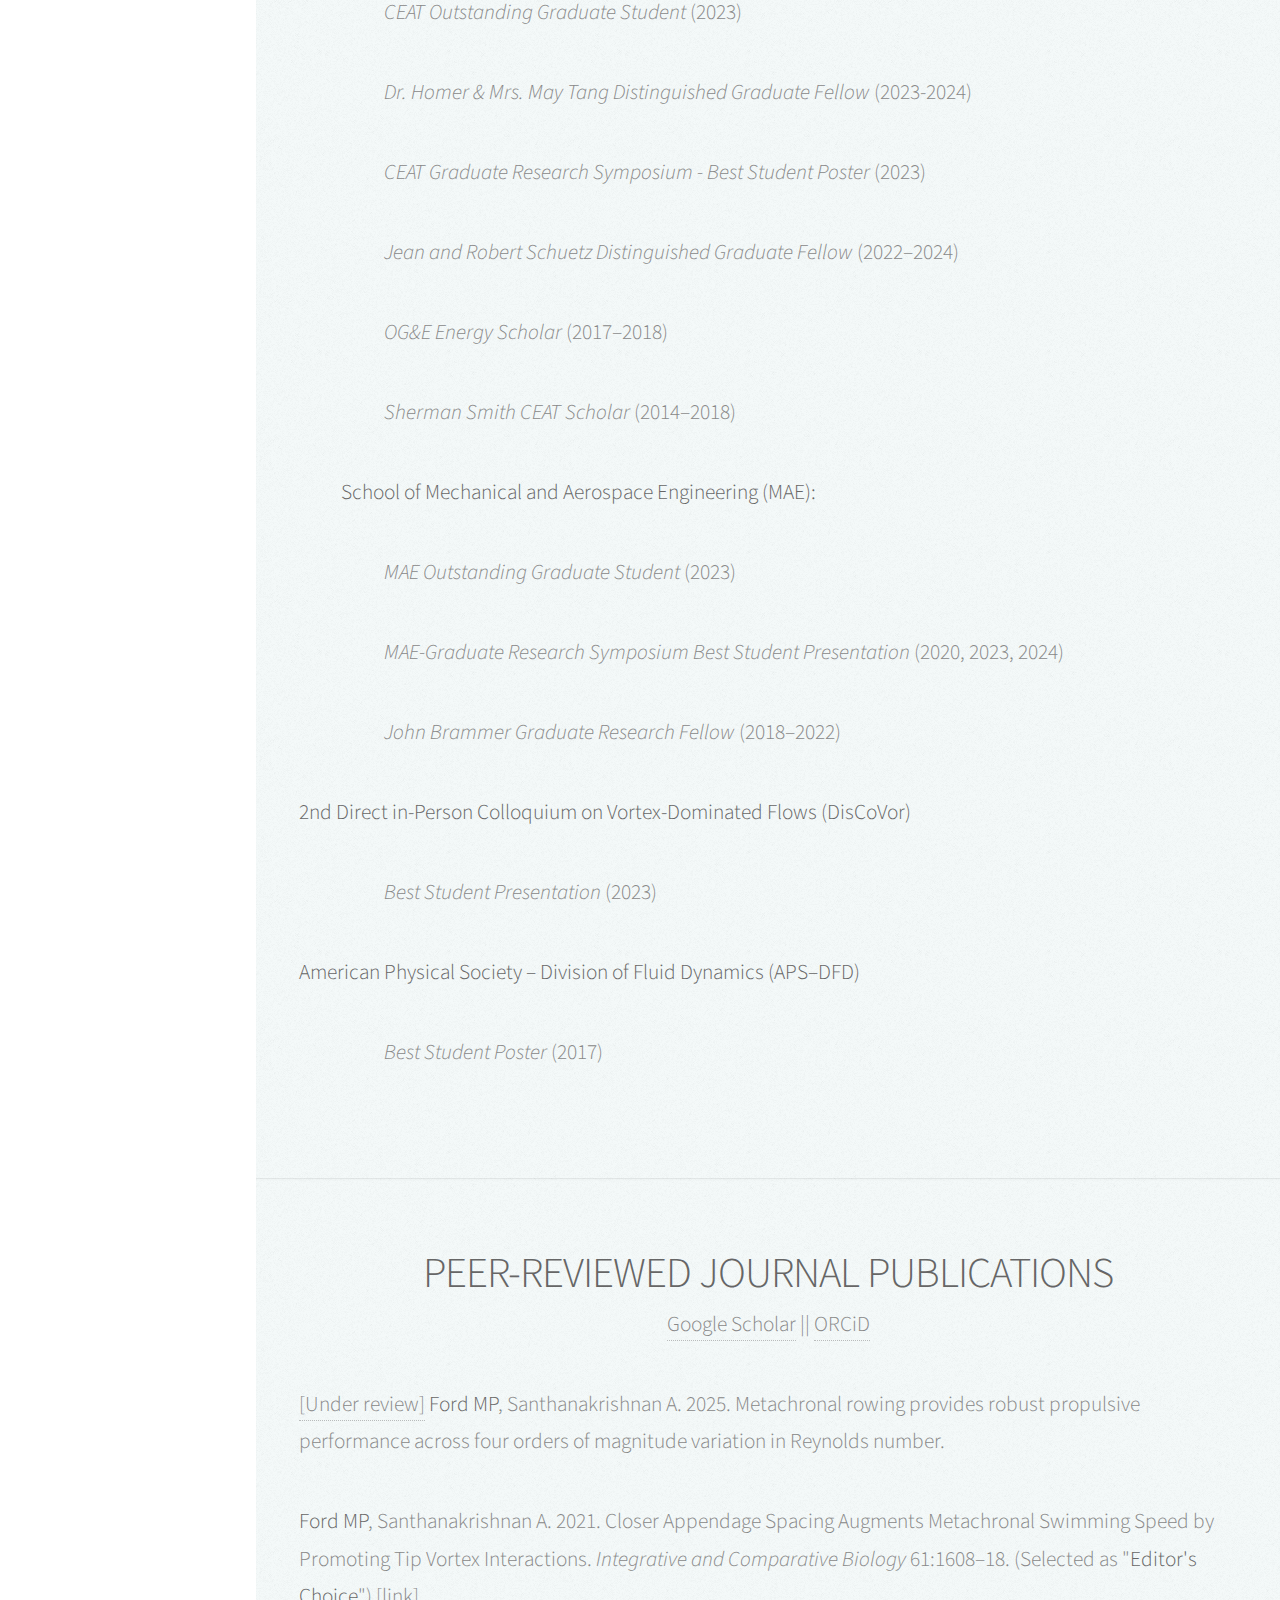
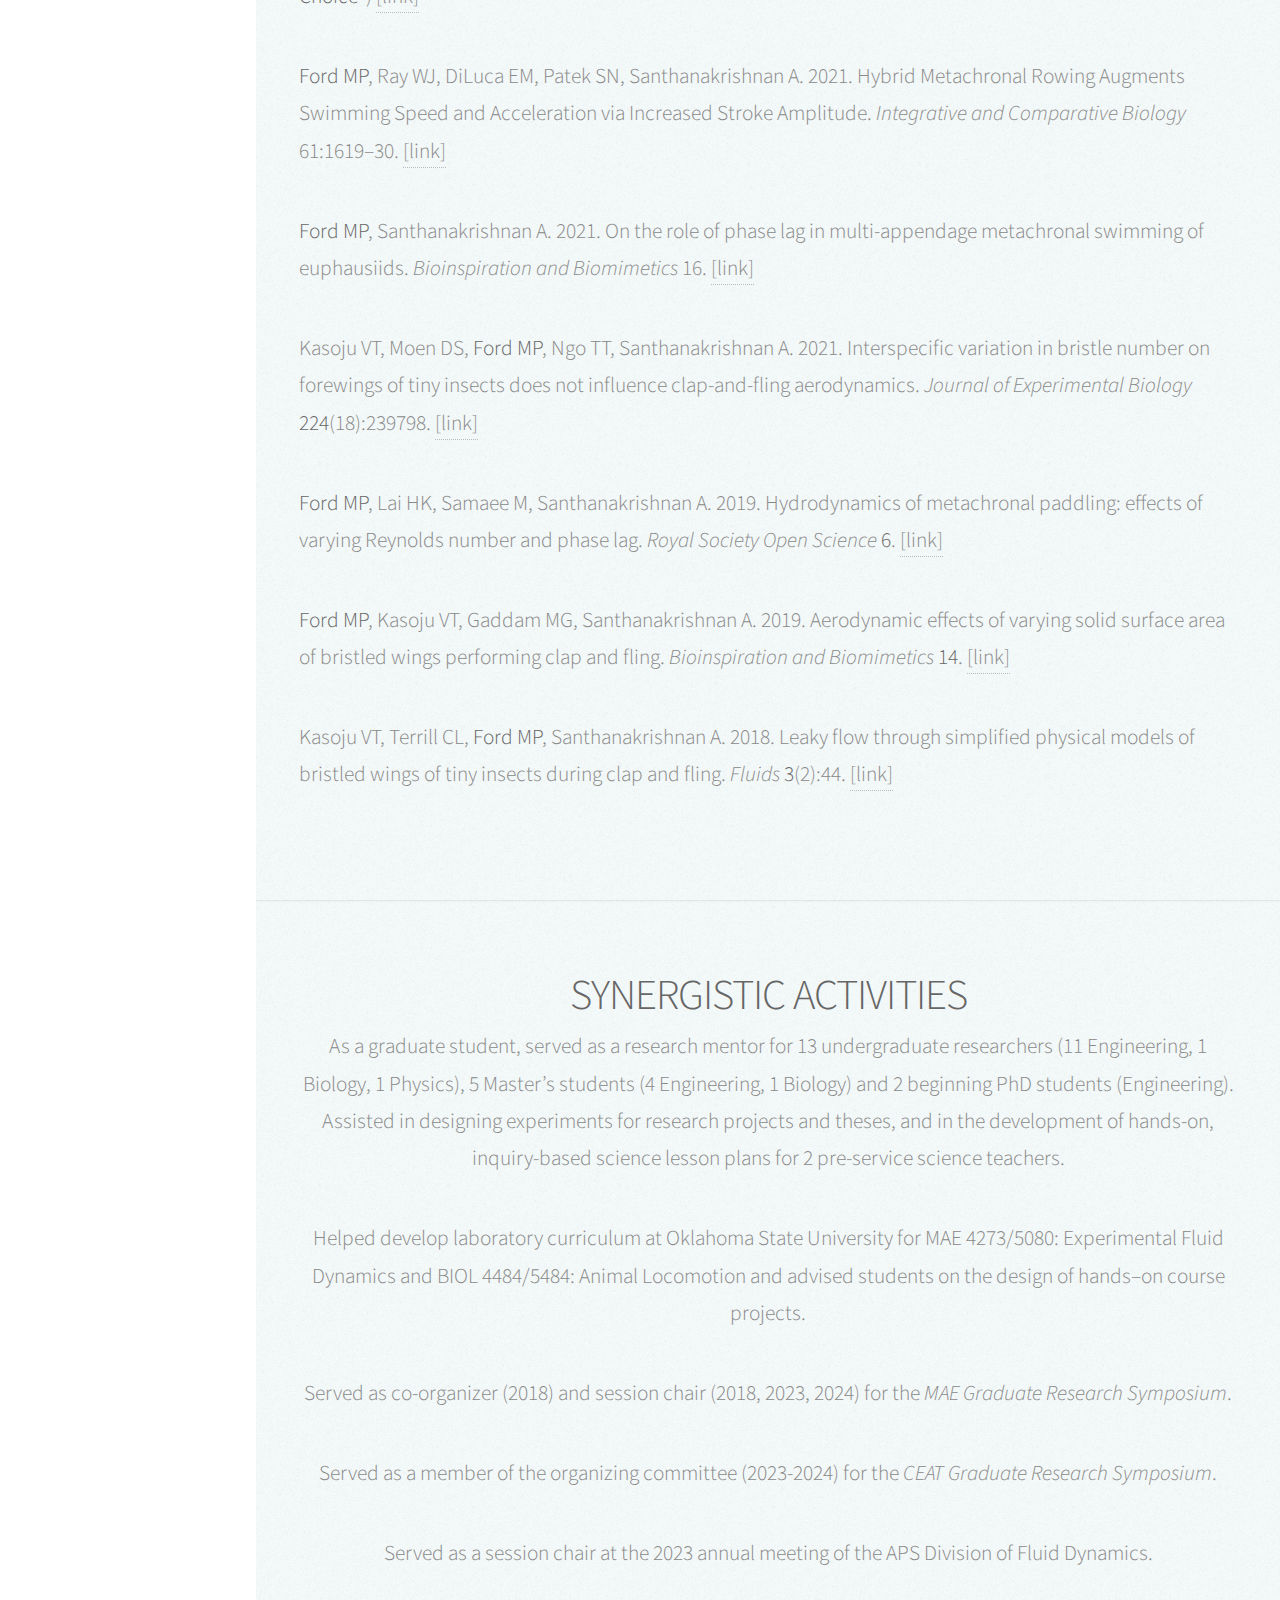
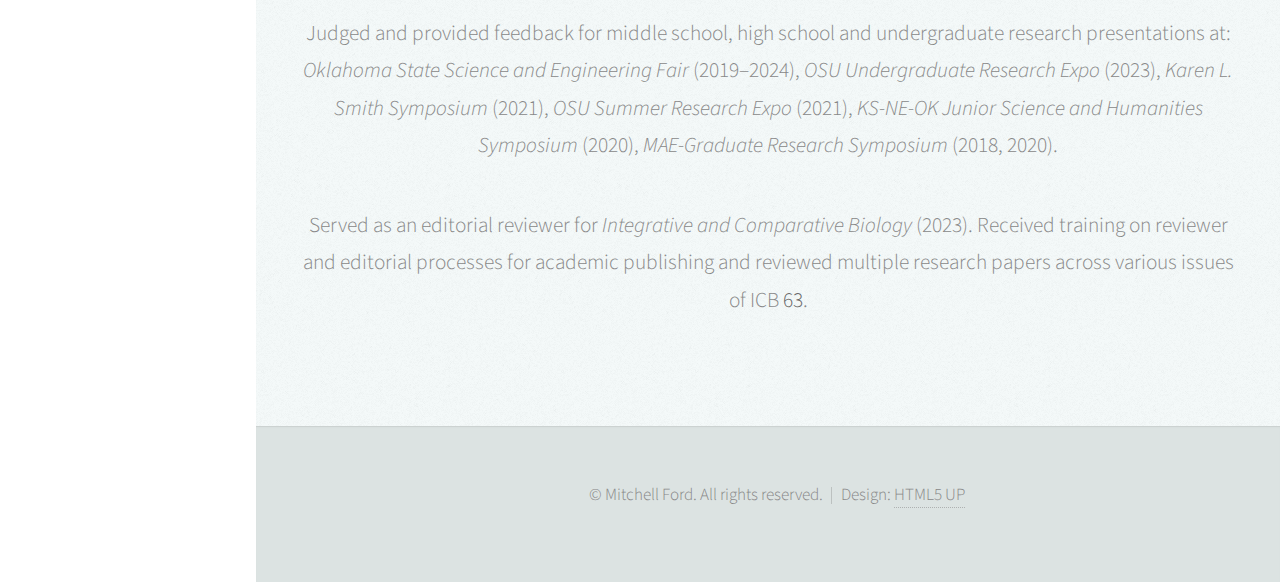
<file: vita.html>
<!DOCTYPE HTML>
<!--
	Template: 
	Prologue by HTML5 UP
	html5up.net | @ajlkn
	Free for personal and commercial use under the CCA 3.0 license (html5up.net/license)
-->
<html>
	<head>
		<title>Vita</title>
		<meta charset="utf-8" />
		<meta name="viewport" content="width=device-width, initial-scale=1, user-scalable=no" />
		<link rel="stylesheet" href="assets/css/main.css" />
	</head>
	<body class="is-preload">	
			<!-- Header -->
			<div id="header">

				<div class="top">

					<!-- Logo -->
						<div id="logo">
							<span class="image avatar48"><img src="images/Mitch.jpg" alt="Mitch" /></span>
							<h1 id="title">Mitchell Ford</h1>
							<p>Postdoctoral Researcher</p>
						</div>

					<!-- Nav -->
						<nav id="nav">
							<ul>
								<li><a href="./index.html#about" id="top-link"><span class="icon solid fa-home">Home</span></a></li>
								<!-- 								<li><a href="#top" id="top-link"><span class="icon solid fa-arrow-up">Top</span></a></li>
								<li><a href="#education" id="education-link"><span class="icon solid fa-graduation-cap">Education</span></a></li>
								<li><a href="#experience" id="experience-link"><span class="icon solid fa-briefcase">Experience</span></a></li>	
								<li><a href="#awards" id="awards-link"><span class="icon solid fa-trophy">Awards</span></a></li>
								<li><a href="#publications" id="publications-link"><span class="icon solid fa-book">Publications</span></a></li>
								<li><a href="#activities" id="activities-link"><span class="icon solid fa-handshake">Synergistic Activities</span></a></li> -->
							</ul>
						</nav>

				</div>

				<div class="bottom">

					<!-- Social Icons -->
						<ul class="icons">
							<!-- <li><a href="https://x.com/fordmitch" class="icon brands fa-twitter"><span class="label">Twitter</span></a></li> -->
							<li><a href="https://github.com/mitchpf" class="icon brands fa-github"><span class="label">Github</span></a></li>
							<li><a href="mailto:ford.mitchell@proton.me" class="icon solid fa-envelope"><span class="label">Email</span></a></li>
							<li><a href="https://scholar.google.com/citations?hl=en&user=7zuqtXoAAAAJ" class="icon brands fa-google"><span class="label">Google Scholar</span></a></li>
							<li><a href="https://orcid.org/0000-0001-9746-0238" class="icon brands fa-orcid"><span class="label">ORCiD</span></a></li>
						</ul>

				</div>

			</div>
			

		<!-- Main -->
			<div id="main">
			
					<!-- About -->
					<section class="one dark cover">
						<div class="container">
							<header>
							<h2 class="alt"><b><a name="top">Mitchell P. Ford</a></b></h2>
							<h2>Postdoctoral Research Associate</h2>
							
							<p><a href="mailto:ford.mitchell@proton.me">ford.mitchell@proton.me</a> || tel:(405)315-8374 || <a href="https://orcid.org/0000-0001-9746-0238">ORCiD:0000-0001-9746-0238</a></p>
						</header>
						</div>
					</section>
						
					<section id="education" class="two">
						<div class="container">
							<h2>EDUCATION</h2>
						
							<p style=margin-left:0pt; align=left><b> Oklahoma State University (OSU), Stillwater, OK, USA</b></p>						
								<p style=margin-left:32pt; align=left>Ph.D., Mechanical and Aerospace Engineering (05/2024)</p>
									<p style=margin-left:64pt; align=left>Title: <a href="https://hdl.handle.net/20.500.14446/344901">Hydrodynamics of Metachronal Swimming With Multiple Propulsive Appendages</a></p>
									<p style=margin-left:64pt; align=left>Advisor: <a href="https://www.appliedfluidslab.org/personnel">Dr. Arvind Santhanakrishnan</a></p>
								<p style=margin-left:32pt; align=left>B.S. with Honors, Aerospace Engineering; B.S. Mechanical Engineering; B.A. Spanish (05/2018)</p>
						</div>
					</section>
						
					<section id="experience" class="two">
						<div class="container">
							<h2> PROFESSIONAL EXPERIENCE</h2>
						
							<p style=margin-left:0pt; align=left><b>Department of Biology, Providence College, Providence, RI, USA</b></p>
								<p style=margin-left:32pt; align=left><b>Postdoctoral Research Associate (05/2024–present)</b></p>
									<p style=margin-left:64pt; align=left>Scientific research on the interactions between aquatic animals and their fluid environments. Investigation into how animals are able to sense and manipulate flows and conversely how changes in background flow and hydrostatic pressure affect biomechanics and performance.</p>
	
							<p style=margin-left:0pt; align=left><b>School of Mechanical &amp; Aerospace Engineering (MAE) , Oklahoma State University, Stillwater, OK, USA</b></p>
								<p style=margin-left:32pt; align=left><b>Graduate Teaching Associate (08/2020–05/2024)</b></p>
									<p style=margin-left:64pt; align=left>Head teaching assistant for MAE 3333: Fundamental Fluid Dynamics. Responsibilities included giving occasional lectures and holding exam review sessions, coordinating office hours for 4 teaching assistants, maintaining weekly office hours and administration and grading of homework and exams.</p>
									<p style=margin-left:64pt; align=left>Teaching assistant for MAE 4273/5080: Experimental Fluid Dynamics. Assisted in the development of hands-on laboratory curriculum to introduce students to a variety of data acquisition and analysis techniques used in experimental fluid dynamics. Advised student groups on experimental design choices and data analyses for course projects. Guest lectured on performing data analysis in MATLAB.</p>
								<p style=margin-left:32pt; align=left><b>Graduate Research Associate [<a href="https://www.appliedfluidslab.org/">Applied Fluid Mechanics Lab</a>] (08/2018–12/2023)</b></p>
									<p style=margin-left:64pt; align=left>Participated in a variety of research projects in the field of experimental fluid dynamics including the development and application of robotic models to study crustacean swimming, insect flight, cetacean breathing and human coughing, as well as projects examining particle filtration in aquatic and aerial environments. Served as a research mentor for 13 Undergraduate, 5 Master’s and 2 beginning PhD students across fields of Engineering, Biology, Physics and Education.</p>
								<p style=margin-left:32pt; align=left><b>Undergraduate Research Assistant [Applied Fluid Mechanics Lab] (08/2016–05/2018)</b></p>
									<p style=margin-left:64pt; align=left>Assisted on projects involving the role of bristled wings in the fluid dynamics of tiny insect flight. Performed self-guided research to investigate the effect of changing bristle length relative to wing membrane size that resulted in a first-authored journal publication as an undergraduate.</p>
						</div>
					</section>
											
					<section id="awards" class="two">
						<div class="container">
							<h2> HONORS &amp; AWARDS </h2>
						
							<p style=margin-left:0pt align=left><b>Oklahoma State University</b></p>
								<p style=margin-left:32pt align=left><b>University-wide awards:</b></p>
									<p style=margin-left:64pt align=left><em>Wentz Undergraduate Research Scholar</em> (2017–2018)</p>
									<p style=margin-left:64pt align=left><em>National Merit Scholar</em> (2014–2018)</p>
								<p style=margin-left:32pt align=left><b>College of Engineering, Architecture and Technology (CEAT):</b></p>
									<p style=margin-left:64pt align=left><em>CEAT Outstanding Graduate Student</em> (2023)</p>
									<p style=margin-left:64pt align=left><em>Dr. Homer &amp; Mrs. May Tang Distinguished Graduate Fellow</em> (2023-2024)</p>
									<p style=margin-left:64pt align=left><em>CEAT Graduate Research Symposium - Best Student Poster</em> (2023)</p>
									<p style=margin-left:64pt align=left><em>Jean and Robert Schuetz Distinguished Graduate Fellow</em> (2022–2024)</p>
									<p style=margin-left:64pt align=left><em>OG&amp;E Energy Scholar</em> (2017–2018)</p>
									<p style=margin-left:64pt align=left><em>Sherman Smith CEAT Scholar</em> (2014–2018)</p>
								<p style=margin-left:32pt align=left><b>School of Mechanical and Aerospace Engineering (MAE):</b></p>
									<p style=margin-left:64pt align=left><em>MAE Outstanding Graduate Student</em> (2023)</p>
									<p style=margin-left:64pt align=left><em>MAE-Graduate Research Symposium Best Student Presentation</em> (2020, 2023, 2024)</p>
									<p style=margin-left:64pt align=left><em>John Brammer Graduate Research Fellow</em> (2018–2022)</p>
	
							<p style=margin-left:0pt align=left><b>2nd Direct in-Person Colloquium on Vortex-Dominated Flows (DisCoVor)</b></p>
								<p style=margin-left:64pt align=left><em>Best Student Presentation</em> (2023)</p>
							
							<p style=margin-left:0pt align=left><b>American Physical Society – Division of Fluid Dynamics (APS–DFD)</b></p>
								<p style=margin-left:64pt align=left><em>Best Student Poster</em> (2017)</p>
						</div>
					</section>
										
					<section id="publications" class="two">
						<div class="container">
							<h2>PEER-REVIEWED JOURNAL PUBLICATIONS</h2>
								<p> <a href="https://scholar.google.com/citations?hl=en&user=7zuqtXoAAAAJ">Google Scholar</a> || <a href="https://orcid.org/0000-0001-9746-0238">ORCiD</a> </p>
	
								<p style=margin-left:0pt; align=left><a href="https://doi.org/10.1101/2024.11.18.624216">[Under review]</a> <b>Ford MP</b>, Santhanakrishnan A. 2025. Metachronal rowing provides robust propulsive performance across four orders of magnitude variation in Reynolds number.</p>
								<p style=margin-left:0pt; align=left><b>Ford MP</b>, Santhanakrishnan A. 2021. Closer Appendage Spacing Augments Metachronal Swimming Speed by Promoting Tip Vortex Interactions. <i>Integrative and Comparative Biology</i> 61:1608–18. (Selected as "<b>Editor's Choice</b>") <a href=https://doi.org/10.1093/icb/icab112>[link]</a></p>
								<p style=margin-left:0pt; align=left><b>Ford MP</b>, Ray WJ, DiLuca EM, Patek SN, Santhanakrishnan A. 2021. Hybrid Metachronal Rowing Augments Swimming Speed and Acceleration via Increased Stroke Amplitude. <i>Integrative and Comparative Biology</i> 61:1619–30. <a href=https://doi.org/10.1093/icb/icab141>[link]</a></p>
								<p style=margin-left:0pt; align=left><b>Ford MP</b>, Santhanakrishnan A. 2021. On the role of phase lag in multi-appendage metachronal swimming of euphausiids. <i>Bioinspiration and Biomimetics</i> 16. <a href=https://doi.org/10.1088/1748-3190/abc930>[link]</a></p>
								<p style=margin-left:0pt; align=left> Kasoju VT, Moen DS, <b>Ford MP</b>, Ngo TT, Santhanakrishnan A. 2021. Interspecific variation in bristle number on forewings of tiny insects does not influence clap-and-fling aerodynamics. <i>Journal of Experimental Biology</i> <b>224</b>(18):239798. <a href="https://doi.org/10.1242/jeb.239798">[link]</a></p>
								<p style=margin-left:0pt; align=left><b>Ford MP</b>, Lai HK, Samaee M, Santhanakrishnan A. 2019. Hydrodynamics of metachronal paddling: effects of varying Reynolds number and phase lag. <i>Royal Society Open Science</i> <b>6</b>. <a href=https://doi.org/10.1098/rsos.191387>[link]</a></p>
								<p style=margin-left:0pt; align=left><b>Ford MP</b>, Kasoju VT, Gaddam MG, Santhanakrishnan A. 2019. Aerodynamic effects of varying solid surface area of bristled wings performing clap and fling. <i>Bioinspiration and Biomimetics</i> <b>14</b>. <a href=https://doi.org/10.1088/1748-3190/ab1a00>[link]</a></p>
								<p style=margin-left:0pt; align=left>Kasoju VT, Terrill CL, <b>Ford MP</b>, Santhanakrishnan A. 2018. Leaky flow through simplified physical models of bristled wings of tiny insects during clap and fling. <i>Fluids</i> <b>3</b>(2):44. <a href="https://doi.org/10.3390/fluids3020044">[link]</a></p>
							
						</div>
					</section>
						
					<section id="activities" class="two">
					<div class="container">
						<h2> SYNERGISTIC ACTIVITIES</h2>
						
						<p>As a graduate student, served as a research mentor for 13 undergraduate researchers (11
						Engineering, 1 Biology, 1 Physics), 5 Master’s students (4 Engineering,
						1 Biology) and 2 beginning PhD students (Engineering). Assisted in
						designing experiments for research projects and theses, and in the
						development of hands-on, inquiry-based science lesson plans for 2
						pre-service science teachers.</p>
						<p>Helped develop laboratory curriculum at Oklahoma State University for MAE 4273/5080:
						Experimental Fluid Dynamics and BIOL 4484/5484: Animal Locomotion and
						advised students on the design of hands–on course projects.</p>
						<p>Served as co-organizer (2018) and session chair (2018, 2023,
						2024) for the <em>MAE Graduate Research Symposium</em>.</p>
						<p>Served as a member of the organizing committee (2023-2024) for
						the <em>CEAT Graduate Research Symposium</em>.</p>
						<p>Served as a session chair at the 2023 annual meeting of the APS
						Division of Fluid Dynamics.</p>
						<p>Judged and provided feedback for middle school, high school and
						undergraduate research presentations at: <em>Oklahoma State Science and
						Engineering Fair</em> (2019–2024), <em>OSU Undergraduate Research Expo</em>
						(2023), <em>Karen L. Smith Symposium</em> (2021), <em>OSU Summer Research
						Expo</em> (2021), <em>KS-NE-OK Junior Science and Humanities Symposium</em>
						(2020), <em>MAE-Graduate Research Symposium</em> (2018,
						2020).</p>
						<p>Served as an editorial reviewer for <em>Integrative and
						Comparative Biology</em> (2023). Received training on reviewer and
						editorial processes for academic publishing and reviewed multiple
						research papers across various issues of ICB
						<b>63</b>.</p>
							
					</div>

					</section>
					
			</div>
			
					<!-- Footer -->
			<div id="footer">

				<!-- Copyright -->
					<ul class="copyright">
						<li>&copy; Mitchell Ford. All rights reserved.</li><li>Design: <a href="http://html5up.net">HTML5 UP</a></li>
					</ul>

			</div>
			
			<!-- Scripts -->
			<script src="assets/js/jquery.min.js"></script>
			<script src="assets/js/jquery.scrolly.min.js"></script>
			<script src="assets/js/jquery.scrollex.min.js"></script>
			<script src="assets/js/browser.min.js"></script>
			<script src="assets/js/breakpoints.min.js"></script>
			<script src="assets/js/util.js"></script>
			<script src="assets/js/main.js"></script>

		</body>

</html>
</file>
<file: assets/css/main.css>
@import url("fontawesome-all.min.css");
@import url("https://fonts.googleapis.com/css?family=Source+Sans+Pro:300,300italic,400,600");

/*
	Prologue by HTML5 UP
	html5up.net | @ajlkn
	Free for personal and commercial use under the CCA 3.0 license (html5up.net/license)
*/

html, body, div, span, applet, object,
iframe, h1, h2, h3, h4, h5, h6, p, blockquote,
pre, a, abbr, acronym, address, big, cite,
code, del, dfn, em, img, ins, kbd, q, s, samp,
small, strike, strong, sub, sup, tt, var, b,
u, i, center, dl, dt, dd, ol, ul, li, fieldset,
form, label, legend, table, caption, tbody,
tfoot, thead, tr, th, td, article, aside,
canvas, details, embed, figure, figcaption,
footer, header, hgroup, menu, nav, output, ruby,
section, summary, time, mark, audio, video {
	margin: 0;
	padding: 0;
	border: 0;
	font-size: 100%;
	font: inherit;
	vertical-align: baseline;}

article, aside, details, figcaption, figure,
footer, header, hgroup, menu, nav, section {
	display: block;}

body {
	line-height: 1;
}

ol, ul {
	list-style: none;
}

blockquote, q {
	quotes: none;
}

	blockquote:before, blockquote:after, q:before, q:after {
		content: '';
		content: none;
	}

table {
	border-collapse: collapse;
	border-spacing: 0;
}

body {
	-webkit-text-size-adjust: none;
}

mark {
	background-color: transparent;
	color: inherit;
}

input::-moz-focus-inner {
	border: 0;
	padding: 0;
}

input, select, textarea {
	-moz-appearance: none;
	-webkit-appearance: none;
	-ms-appearance: none;
	appearance: none;
}

/* Basic */

	html {
		box-sizing: border-box;
	}

	*, *:before, *:after {
		box-sizing: inherit;
	}

	body {
		background: #fff;
		font-family: 'Source Sans Pro', sans-serif;
		font-size: 19pt;
		font-weight: 300;
		line-height: 1.75em;
		color: #888;
	}

		body.is-preload *, body.is-preload *:before, body.is-preload *:after {
			-moz-animation: none !important;
			-webkit-animation: none !important;
			-ms-animation: none !important;
			animation: none !important;
			-moz-transition: none !important;
			-webkit-transition: none !important;
			-ms-transition: none !important;
			transition: none !important;
		}

	input, textarea, select {
		font-family: 'Source Sans Pro', sans-serif;
		font-size: 19pt;
		font-weight: 300;
		line-height: 1.75em;
		color: #888;
	}

	h1, h2, h3, h4, h5, h6 {
		font-weight: 300;
		color: #666;
		line-height: 1.5em;
	}

	h1 a, h2 a, h3 a, h4 a, h5 a, h6 a {
		color: inherit;
		text-decoration: none;
	}

		h1 a strong, h2 a strong, h3 a strong, h4 a strong, h5 a strong, h6 a strong {
			color: #333;
		}

	h2 {
		font-size: 2em;
		letter-spacing: -1px;
	}

		h2.alt {
			color: #888;
		}

			h2.alt strong {
				color: #666;
			}

	h3 {
		font-size: 1.5em;
	}

	header {
		margin: 0 0 2em 0;
	}

		header > p {
			margin: 1em 0 0 0;
		}

	footer {
		margin: 2em 0 0 0;
	}

	strong, b {
		font-weight: 300;
		color: #666;
	}

	em, i {
		font-style: italic;
	}

	a {
		text-decoration: none;
		color: inherit;
		border-bottom: dotted 1px rgba(128, 128, 128, 0.5);
		-moz-transition: color 0.35s ease-in-out, border-bottom-color 0.35s ease-in-out;
		-webkit-transition: color 0.35s ease-in-out, border-bottom-color 0.35s ease-in-out;
		-ms-transition: color 0.35s ease-in-out, border-bottom-color 0.35s ease-in-out;
		transition: color 0.35s ease-in-out, border-bottom-color 0.35s ease-in-out;
		outline: 0;
	}

		a:hover {
			color: #E27689;
			border-bottom-color: rgba(255, 255, 255, 0);
		}

	sub {
		position: relative;
		top: 0.5em;
		font-size: 0.8em;
	}

	sup {
		position: relative;
		top: -0.5em;
		font-size: 0.8em;
	}

	hr {
		border: 0;
		border-top: solid 1px #ddd;
	}

	blockquote {
		border-left: solid 0.5em #ddd;
		padding: 1em 0 1em 2em;
		font-style: italic;
	}

	p, ul, ol, dl, table {
		margin-bottom: 2em;
	}

	br.clear {
		clear: both;
	}

/* Container */

	.container {
		margin: 0 auto;
		max-width: 100%;
		width: 1400px;
	}

		@media screen and (min-width: 961px) and (max-width: 1880px) {

			.container {
				width: 1200px;
			}

		}

		@media screen and (min-width: 961px) and (max-width: 1620px) {

			.container {
				width: 960px;
			}

		}

		@media screen and (min-width: 961px) and (max-width: 1320px) {

			.container {
				width: 100%;
			}

		}

		@media screen and (max-width: 960px) {

			.container {
				width: 100%;
			}

		}

		@media screen and (max-width: 736px) {

			.container {
				width: 100%;
			}

		}

/* Row */

	.row {
		display: flex;
		flex-wrap: wrap;
		box-sizing: border-box;
		align-items: stretch;
	}

		.row > * {
			box-sizing: border-box;
		}

		.row.gtr-uniform > * > :last-child {
			margin-bottom: 0;
		}

		.row.aln-left {
			justify-content: flex-start;
		}

		.row.aln-center {
			justify-content: center;
		}

		.row.aln-right {
			justify-content: flex-end;
		}

		.row.aln-top {
			align-items: flex-start;
		}

		.row.aln-middle {
			align-items: center;
		}

		.row.aln-bottom {
			align-items: flex-end;
		}

		.row > .imp {
			order: -1;
		}

		.row > .col-1 {
			width: 8.33333%;
		}

		.row > .off-1 {
			margin-left: 8.33333%;
		}

		.row > .col-2 {
			width: 16.66667%;
		}

		.row > .off-2 {
			margin-left: 16.66667%;
		}

		.row > .col-3 {
			width: 25%;
		}

		.row > .off-3 {
			margin-left: 25%;
		}

		.row > .col-4 {
			width: 33.33333%;
		}

		.row > .off-4 {
			margin-left: 33.33333%;
		}

		.row > .col-5 {
			width: 41.66667%;
		}

		.row > .off-5 {
			margin-left: 41.66667%;
		}

		.row > .col-6 {
			width: 50%;
		}

		.row > .off-6 {
			margin-left: 50%;
		}

		.row > .col-7 {
			width: 58.33333%;
		}

		.row > .off-7 {
			margin-left: 58.33333%;
		}

		.row > .col-8 {
			width: 66.66667%;
		}

		.row > .off-8 {
			margin-left: 66.66667%;
		}

		.row > .col-9 {
			width: 75%;
		}

		.row > .off-9 {
			margin-left: 75%;
		}

		.row > .col-10 {
			width: 83.33333%;
		}

		.row > .off-10 {
			margin-left: 83.33333%;
		}

		.row > .col-11 {
			width: 91.66667%;
		}

		.row > .off-11 {
			margin-left: 91.66667%;
		}

		.row > .col-12 {
			width: 100%;
		}

		.row > .off-12 {
			margin-left: 100%;
		}

		.row.gtr-0 {
			margin-top: 0px;
			margin-left: 0px;
		}

			.row.gtr-0 > * {
				padding: 0px 0 0 0px;
			}

			.row.gtr-0.gtr-uniform {
				margin-top: 0px;
			}

				.row.gtr-0.gtr-uniform > * {
					padding-top: 0px;
				}

		.row.gtr-25 {
			margin-top: -10px;
			margin-left: -10px;
		}

			.row.gtr-25 > * {
				padding: 10px 0 0 10px;
			}

			.row.gtr-25.gtr-uniform {
				margin-top: -10px;
			}

				.row.gtr-25.gtr-uniform > * {
					padding-top: 10px;
				}

		.row.gtr-50 {
			margin-top: -20px;
			margin-left: -20px;
		}

			.row.gtr-50 > * {
				padding: 20px 0 0 20px;
			}

			.row.gtr-50.gtr-uniform {
				margin-top: -20px;
			}

				.row.gtr-50.gtr-uniform > * {
					padding-top: 20px;
				}

		.row {
			margin-top: -40px;
			margin-left: -40px;
		}

			.row > * {
				padding: 40px 0 0 40px;
			}

			.row.gtr-uniform {
				margin-top: -40px;
			}

				.row.gtr-uniform > * {
					padding-top: 40px;
				}

		.row.gtr-150 {
			margin-top: -60px;
			margin-left: -60px;
		}

			.row.gtr-150 > * {
				padding: 60px 0 0 60px;
			}

			.row.gtr-150.gtr-uniform {
				margin-top: -60px;
			}

				.row.gtr-150.gtr-uniform > * {
					padding-top: 60px;
				}

		.row.gtr-200 {
			margin-top: -80px;
			margin-left: -80px;
		}

			.row.gtr-200 > * {
				padding: 80px 0 0 80px;
			}

			.row.gtr-200.gtr-uniform {
				margin-top: -80px;
			}

				.row.gtr-200.gtr-uniform > * {
					padding-top: 80px;
				}

		@media screen and (min-width: 961px) and (max-width: 1880px) {

			.row {
				display: flex;
				flex-wrap: wrap;
				box-sizing: border-box;
				align-items: stretch;
			}

				.row > * {
					box-sizing: border-box;
				}

				.row.gtr-uniform > * > :last-child {
					margin-bottom: 0;
				}

				.row.aln-left {
					justify-content: flex-start;
				}

				.row.aln-center {
					justify-content: center;
				}

				.row.aln-right {
					justify-content: flex-end;
				}

				.row.aln-top {
					align-items: flex-start;
				}

				.row.aln-middle {
					align-items: center;
				}

				.row.aln-bottom {
					align-items: flex-end;
				}

				.row > .imp-wide {
					order: -1;
				}

				.row > .col-1-wide {
					width: 8.33333%;
				}

				.row > .off-1-wide {
					margin-left: 8.33333%;
				}

				.row > .col-2-wide {
					width: 16.66667%;
				}

				.row > .off-2-wide {
					margin-left: 16.66667%;
				}

				.row > .col-3-wide {
					width: 25%;
				}

				.row > .off-3-wide {
					margin-left: 25%;
				}

				.row > .col-4-wide {
					width: 33.33333%;
				}

				.row > .off-4-wide {
					margin-left: 33.33333%;
				}

				.row > .col-5-wide {
					width: 41.66667%;
				}

				.row > .off-5-wide {
					margin-left: 41.66667%;
				}

				.row > .col-6-wide {
					width: 50%;
				}

				.row > .off-6-wide {
					margin-left: 50%;
				}

				.row > .col-7-wide {
					width: 58.33333%;
				}

				.row > .off-7-wide {
					margin-left: 58.33333%;
				}

				.row > .col-8-wide {
					width: 66.66667%;
				}

				.row > .off-8-wide {
					margin-left: 66.66667%;
				}

				.row > .col-9-wide {
					width: 75%;
				}

				.row > .off-9-wide {
					margin-left: 75%;
				}

				.row > .col-10-wide {
					width: 83.33333%;
				}

				.row > .off-10-wide {
					margin-left: 83.33333%;
				}

				.row > .col-11-wide {
					width: 91.66667%;
				}

				.row > .off-11-wide {
					margin-left: 91.66667%;
				}

				.row > .col-12-wide {
					width: 100%;
				}

				.row > .off-12-wide {
					margin-left: 100%;
				}

				.row.gtr-0 {
					margin-top: 0px;
					margin-left: 0px;
				}

					.row.gtr-0 > * {
						padding: 0px 0 0 0px;
					}

					.row.gtr-0.gtr-uniform {
						margin-top: 0px;
					}

						.row.gtr-0.gtr-uniform > * {
							padding-top: 0px;
						}

				.row.gtr-25 {
					margin-top: -10px;
					margin-left: -10px;
				}

					.row.gtr-25 > * {
						padding: 10px 0 0 10px;
					}

					.row.gtr-25.gtr-uniform {
						margin-top: -10px;
					}

						.row.gtr-25.gtr-uniform > * {
							padding-top: 10px;
						}

				.row.gtr-50 {
					margin-top: -20px;
					margin-left: -20px;
				}

					.row.gtr-50 > * {
						padding: 20px 0 0 20px;
					}

					.row.gtr-50.gtr-uniform {
						margin-top: -20px;
					}

						.row.gtr-50.gtr-uniform > * {
							padding-top: 20px;
						}

				.row {
					margin-top: -40px;
					margin-left: -40px;
				}

					.row > * {
						padding: 40px 0 0 40px;
					}

					.row.gtr-uniform {
						margin-top: -40px;
					}

						.row.gtr-uniform > * {
							padding-top: 40px;
						}

				.row.gtr-150 {
					margin-top: -60px;
					margin-left: -60px;
				}

					.row.gtr-150 > * {
						padding: 60px 0 0 60px;
					}

					.row.gtr-150.gtr-uniform {
						margin-top: -60px;
					}

						.row.gtr-150.gtr-uniform > * {
							padding-top: 60px;
						}

				.row.gtr-200 {
					margin-top: -80px;
					margin-left: -80px;
				}

					.row.gtr-200 > * {
						padding: 80px 0 0 80px;
					}

					.row.gtr-200.gtr-uniform {
						margin-top: -80px;
					}

						.row.gtr-200.gtr-uniform > * {
							padding-top: 80px;
						}

		}

		@media screen and (min-width: 961px) and (max-width: 1620px) {

			.row {
				display: flex;
				flex-wrap: wrap;
				box-sizing: border-box;
				align-items: stretch;
			}

				.row > * {
					box-sizing: border-box;
				}

				.row.gtr-uniform > * > :last-child {
					margin-bottom: 0;
				}

				.row.aln-left {
					justify-content: flex-start;
				}

				.row.aln-center {
					justify-content: center;
				}

				.row.aln-right {
					justify-content: flex-end;
				}

				.row.aln-top {
					align-items: flex-start;
				}

				.row.aln-middle {
					align-items: center;
				}

				.row.aln-bottom {
					align-items: flex-end;
				}

				.row > .imp-normal {
					order: -1;
				}

				.row > .col-1-normal {
					width: 8.33333%;
				}

				.row > .off-1-normal {
					margin-left: 8.33333%;
				}

				.row > .col-2-normal {
					width: 16.66667%;
				}

				.row > .off-2-normal {
					margin-left: 16.66667%;
				}

				.row > .col-3-normal {
					width: 25%;
				}

				.row > .off-3-normal {
					margin-left: 25%;
				}

				.row > .col-4-normal {
					width: 33.33333%;
				}

				.row > .off-4-normal {
					margin-left: 33.33333%;
				}

				.row > .col-5-normal {
					width: 41.66667%;
				}

				.row > .off-5-normal {
					margin-left: 41.66667%;
				}

				.row > .col-6-normal {
					width: 50%;
				}

				.row > .off-6-normal {
					margin-left: 50%;
				}

				.row > .col-7-normal {
					width: 58.33333%;
				}

				.row > .off-7-normal {
					margin-left: 58.33333%;
				}

				.row > .col-8-normal {
					width: 66.66667%;
				}

				.row > .off-8-normal {
					margin-left: 66.66667%;
				}

				.row > .col-9-normal {
					width: 75%;
				}

				.row > .off-9-normal {
					margin-left: 75%;
				}

				.row > .col-10-normal {
					width: 83.33333%;
				}

				.row > .off-10-normal {
					margin-left: 83.33333%;
				}

				.row > .col-11-normal {
					width: 91.66667%;
				}

				.row > .off-11-normal {
					margin-left: 91.66667%;
				}

				.row > .col-12-normal {
					width: 100%;
				}

				.row > .off-12-normal {
					margin-left: 100%;
				}

				.row.gtr-0 {
					margin-top: 0px;
					margin-left: 0px;
				}

					.row.gtr-0 > * {
						padding: 0px 0 0 0px;
					}

					.row.gtr-0.gtr-uniform {
						margin-top: 0px;
					}

						.row.gtr-0.gtr-uniform > * {
							padding-top: 0px;
						}

				.row.gtr-25 {
					margin-top: -10px;
					margin-left: -10px;
				}

					.row.gtr-25 > * {
						padding: 10px 0 0 10px;
					}

					.row.gtr-25.gtr-uniform {
						margin-top: -10px;
					}

						.row.gtr-25.gtr-uniform > * {
							padding-top: 10px;
						}

				.row.gtr-50 {
					margin-top: -20px;
					margin-left: -20px;
				}

					.row.gtr-50 > * {
						padding: 20px 0 0 20px;
					}

					.row.gtr-50.gtr-uniform {
						margin-top: -20px;
					}

						.row.gtr-50.gtr-uniform > * {
							padding-top: 20px;
						}

				.row {
					margin-top: -40px;
					margin-left: -40px;
				}

					.row > * {
						padding: 40px 0 0 40px;
					}

					.row.gtr-uniform {
						margin-top: -40px;
					}

						.row.gtr-uniform > * {
							padding-top: 40px;
						}

				.row.gtr-150 {
					margin-top: -60px;
					margin-left: -60px;
				}

					.row.gtr-150 > * {
						padding: 60px 0 0 60px;
					}

					.row.gtr-150.gtr-uniform {
						margin-top: -60px;
					}

						.row.gtr-150.gtr-uniform > * {
							padding-top: 60px;
						}

				.row.gtr-200 {
					margin-top: -80px;
					margin-left: -80px;
				}

					.row.gtr-200 > * {
						padding: 80px 0 0 80px;
					}

					.row.gtr-200.gtr-uniform {
						margin-top: -80px;
					}

						.row.gtr-200.gtr-uniform > * {
							padding-top: 80px;
						}

		}

		@media screen and (min-width: 961px) and (max-width: 1320px) {

			.row {
				display: flex;
				flex-wrap: wrap;
				box-sizing: border-box;
				align-items: stretch;
			}

				.row > * {
					box-sizing: border-box;
				}

				.row.gtr-uniform > * > :last-child {
					margin-bottom: 0;
				}

				.row.aln-left {
					justify-content: flex-start;
				}

				.row.aln-center {
					justify-content: center;
				}

				.row.aln-right {
					justify-content: flex-end;
				}

				.row.aln-top {
					align-items: flex-start;
				}

				.row.aln-middle {
					align-items: center;
				}

				.row.aln-bottom {
					align-items: flex-end;
				}

				.row > .imp-narrow {
					order: -1;
				}

				.row > .col-1-narrow {
					width: 8.33333%;
				}

				.row > .off-1-narrow {
					margin-left: 8.33333%;
				}

				.row > .col-2-narrow {
					width: 16.66667%;
				}

				.row > .off-2-narrow {
					margin-left: 16.66667%;
				}

				.row > .col-3-narrow {
					width: 25%;
				}

				.row > .off-3-narrow {
					margin-left: 25%;
				}

				.row > .col-4-narrow {
					width: 33.33333%;
				}

				.row > .off-4-narrow {
					margin-left: 33.33333%;
				}

				.row > .col-5-narrow {
					width: 41.66667%;
				}

				.row > .off-5-narrow {
					margin-left: 41.66667%;
				}

				.row > .col-6-narrow {
					width: 50%;
				}

				.row > .off-6-narrow {
					margin-left: 50%;
				}

				.row > .col-7-narrow {
					width: 58.33333%;
				}

				.row > .off-7-narrow {
					margin-left: 58.33333%;
				}

				.row > .col-8-narrow {
					width: 66.66667%;
				}

				.row > .off-8-narrow {
					margin-left: 66.66667%;
				}

				.row > .col-9-narrow {
					width: 75%;
				}

				.row > .off-9-narrow {
					margin-left: 75%;
				}

				.row > .col-10-narrow {
					width: 83.33333%;
				}

				.row > .off-10-narrow {
					margin-left: 83.33333%;
				}

				.row > .col-11-narrow {
					width: 91.66667%;
				}

				.row > .off-11-narrow {
					margin-left: 91.66667%;
				}

				.row > .col-12-narrow {
					width: 100%;
				}

				.row > .off-12-narrow {
					margin-left: 100%;
				}

				.row.gtr-0 {
					margin-top: 0px;
					margin-left: 0px;
				}

					.row.gtr-0 > * {
						padding: 0px 0 0 0px;
					}

					.row.gtr-0.gtr-uniform {
						margin-top: 0px;
					}

						.row.gtr-0.gtr-uniform > * {
							padding-top: 0px;
						}

				.row.gtr-25 {
					margin-top: -5px;
					margin-left: -5px;
				}

					.row.gtr-25 > * {
						padding: 5px 0 0 5px;
					}

					.row.gtr-25.gtr-uniform {
						margin-top: -5px;
					}

						.row.gtr-25.gtr-uniform > * {
							padding-top: 5px;
						}

				.row.gtr-50 {
					margin-top: -10px;
					margin-left: -10px;
				}

					.row.gtr-50 > * {
						padding: 10px 0 0 10px;
					}

					.row.gtr-50.gtr-uniform {
						margin-top: -10px;
					}

						.row.gtr-50.gtr-uniform > * {
							padding-top: 10px;
						}

				.row {
					margin-top: -20px;
					margin-left: -20px;
				}

					.row > * {
						padding: 20px 0 0 20px;
					}

					.row.gtr-uniform {
						margin-top: -20px;
					}

						.row.gtr-uniform > * {
							padding-top: 20px;
						}

				.row.gtr-150 {
					margin-top: -30px;
					margin-left: -30px;
				}

					.row.gtr-150 > * {
						padding: 30px 0 0 30px;
					}

					.row.gtr-150.gtr-uniform {
						margin-top: -30px;
					}

						.row.gtr-150.gtr-uniform > * {
							padding-top: 30px;
						}

				.row.gtr-200 {
					margin-top: -40px;
					margin-left: -40px;
				}

					.row.gtr-200 > * {
						padding: 40px 0 0 40px;
					}

					.row.gtr-200.gtr-uniform {
						margin-top: -40px;
					}

						.row.gtr-200.gtr-uniform > * {
							padding-top: 40px;
						}

		}

		@media screen and (max-width: 960px) {

			.row {
				display: flex;
				flex-wrap: wrap;
				box-sizing: border-box;
				align-items: stretch;
			}

				.row > * {
					box-sizing: border-box;
				}

				.row.gtr-uniform > * > :last-child {
					margin-bottom: 0;
				}

				.row.aln-left {
					justify-content: flex-start;
				}

				.row.aln-center {
					justify-content: center;
				}

				.row.aln-right {
					justify-content: flex-end;
				}

				.row.aln-top {
					align-items: flex-start;
				}

				.row.aln-middle {
					align-items: center;
				}

				.row.aln-bottom {
					align-items: flex-end;
				}

				.row > .imp-narrower {
					order: -1;
				}

				.row > .col-1-narrower {
					width: 8.33333%;
				}

				.row > .off-1-narrower {
					margin-left: 8.33333%;
				}

				.row > .col-2-narrower {
					width: 16.66667%;
				}

				.row > .off-2-narrower {
					margin-left: 16.66667%;
				}

				.row > .col-3-narrower {
					width: 25%;
				}

				.row > .off-3-narrower {
					margin-left: 25%;
				}

				.row > .col-4-narrower {
					width: 33.33333%;
				}

				.row > .off-4-narrower {
					margin-left: 33.33333%;
				}

				.row > .col-5-narrower {
					width: 41.66667%;
				}

				.row > .off-5-narrower {
					margin-left: 41.66667%;
				}

				.row > .col-6-narrower {
					width: 50%;
				}

				.row > .off-6-narrower {
					margin-left: 50%;
				}

				.row > .col-7-narrower {
					width: 58.33333%;
				}

				.row > .off-7-narrower {
					margin-left: 58.33333%;
				}

				.row > .col-8-narrower {
					width: 66.66667%;
				}

				.row > .off-8-narrower {
					margin-left: 66.66667%;
				}

				.row > .col-9-narrower {
					width: 75%;
				}

				.row > .off-9-narrower {
					margin-left: 75%;
				}

				.row > .col-10-narrower {
					width: 83.33333%;
				}

				.row > .off-10-narrower {
					margin-left: 83.33333%;
				}

				.row > .col-11-narrower {
					width: 91.66667%;
				}

				.row > .off-11-narrower {
					margin-left: 91.66667%;
				}

				.row > .col-12-narrower {
					width: 100%;
				}

				.row > .off-12-narrower {
					margin-left: 100%;
				}

				.row.gtr-0 {
					margin-top: 0px;
					margin-left: 0px;
				}

					.row.gtr-0 > * {
						padding: 0px 0 0 0px;
					}

					.row.gtr-0.gtr-uniform {
						margin-top: 0px;
					}

						.row.gtr-0.gtr-uniform > * {
							padding-top: 0px;
						}

				.row.gtr-25 {
					margin-top: -5px;
					margin-left: -5px;
				}

					.row.gtr-25 > * {
						padding: 5px 0 0 5px;
					}

					.row.gtr-25.gtr-uniform {
						margin-top: -5px;
					}

						.row.gtr-25.gtr-uniform > * {
							padding-top: 5px;
						}

				.row.gtr-50 {
					margin-top: -10px;
					margin-left: -10px;
				}

					.row.gtr-50 > * {
						padding: 10px 0 0 10px;
					}

					.row.gtr-50.gtr-uniform {
						margin-top: -10px;
					}

						.row.gtr-50.gtr-uniform > * {
							padding-top: 10px;
						}

				.row {
					margin-top: -20px;
					margin-left: -20px;
				}

					.row > * {
						padding: 20px 0 0 20px;
					}

					.row.gtr-uniform {
						margin-top: -20px;
					}

						.row.gtr-uniform > * {
							padding-top: 20px;
						}

				.row.gtr-150 {
					margin-top: -30px;
					margin-left: -30px;
				}

					.row.gtr-150 > * {
						padding: 30px 0 0 30px;
					}

					.row.gtr-150.gtr-uniform {
						margin-top: -30px;
					}

						.row.gtr-150.gtr-uniform > * {
							padding-top: 30px;
						}

				.row.gtr-200 {
					margin-top: -40px;
					margin-left: -40px;
				}

					.row.gtr-200 > * {
						padding: 40px 0 0 40px;
					}

					.row.gtr-200.gtr-uniform {
						margin-top: -40px;
					}

						.row.gtr-200.gtr-uniform > * {
							padding-top: 40px;
						}

		}

		@media screen and (max-width: 736px) {

			.row {
				display: flex;
				flex-wrap: wrap;
				box-sizing: border-box;
				align-items: stretch;
			}

				.row > * {
					box-sizing: border-box;
				}

				.row.gtr-uniform > * > :last-child {
					margin-bottom: 0;
				}

				.row.aln-left {
					justify-content: flex-start;
				}

				.row.aln-center {
					justify-content: center;
				}

				.row.aln-right {
					justify-content: flex-end;
				}

				.row.aln-top {
					align-items: flex-start;
				}

				.row.aln-middle {
					align-items: center;
				}

				.row.aln-bottom {
					align-items: flex-end;
				}

				.row > .imp-mobile {
					order: -1;
				}

				.row > .col-1-mobile {
					width: 8.33333%;
				}

				.row > .off-1-mobile {
					margin-left: 8.33333%;
				}

				.row > .col-2-mobile {
					width: 16.66667%;
				}

				.row > .off-2-mobile {
					margin-left: 16.66667%;
				}

				.row > .col-3-mobile {
					width: 25%;
				}

				.row > .off-3-mobile {
					margin-left: 25%;
				}

				.row > .col-4-mobile {
					width: 33.33333%;
				}

				.row > .off-4-mobile {
					margin-left: 33.33333%;
				}

				.row > .col-5-mobile {
					width: 41.66667%;
				}

				.row > .off-5-mobile {
					margin-left: 41.66667%;
				}

				.row > .col-6-mobile {
					width: 50%;
				}

				.row > .off-6-mobile {
					margin-left: 50%;
				}

				.row > .col-7-mobile {
					width: 58.33333%;
				}

				.row > .off-7-mobile {
					margin-left: 58.33333%;
				}

				.row > .col-8-mobile {
					width: 66.66667%;
				}

				.row > .off-8-mobile {
					margin-left: 66.66667%;
				}

				.row > .col-9-mobile {
					width: 75%;
				}

				.row > .off-9-mobile {
					margin-left: 75%;
				}

				.row > .col-10-mobile {
					width: 83.33333%;
				}

				.row > .off-10-mobile {
					margin-left: 83.33333%;
				}

				.row > .col-11-mobile {
					width: 91.66667%;
				}

				.row > .off-11-mobile {
					margin-left: 91.66667%;
				}

				.row > .col-12-mobile {
					width: 100%;
				}

				.row > .off-12-mobile {
					margin-left: 100%;
				}

				.row.gtr-0 {
					margin-top: 0px;
					margin-left: 0px;
				}

					.row.gtr-0 > * {
						padding: 0px 0 0 0px;
					}

					.row.gtr-0.gtr-uniform {
						margin-top: 0px;
					}

						.row.gtr-0.gtr-uniform > * {
							padding-top: 0px;
						}

				.row.gtr-25 {
					margin-top: -5px;
					margin-left: -5px;
				}

					.row.gtr-25 > * {
						padding: 5px 0 0 5px;
					}

					.row.gtr-25.gtr-uniform {
						margin-top: -5px;
					}

						.row.gtr-25.gtr-uniform > * {
							padding-top: 5px;
						}

				.row.gtr-50 {
					margin-top: -10px;
					margin-left: -10px;
				}

					.row.gtr-50 > * {
						padding: 10px 0 0 10px;
					}

					.row.gtr-50.gtr-uniform {
						margin-top: -10px;
					}

						.row.gtr-50.gtr-uniform > * {
							padding-top: 10px;
						}

				.row {
					margin-top: -20px;
					margin-left: -20px;
				}

					.row > * {
						padding: 20px 0 0 20px;
					}

					.row.gtr-uniform {
						margin-top: -20px;
					}

						.row.gtr-uniform > * {
							padding-top: 20px;
						}

				.row.gtr-150 {
					margin-top: -30px;
					margin-left: -30px;
				}

					.row.gtr-150 > * {
						padding: 30px 0 0 30px;
					}

					.row.gtr-150.gtr-uniform {
						margin-top: -30px;
					}

						.row.gtr-150.gtr-uniform > * {
							padding-top: 30px;
						}

				.row.gtr-200 {
					margin-top: -40px;
					margin-left: -40px;
				}

					.row.gtr-200 > * {
						padding: 40px 0 0 40px;
					}

					.row.gtr-200.gtr-uniform {
						margin-top: -40px;
					}

						.row.gtr-200.gtr-uniform > * {
							padding-top: 40px;
						}

		}

/* Sections/Article */

	section, article {
		margin-bottom: 3em;
	}

		section > :last-child,
		section > .container, section:last-child, article > :last-child,
		article > .container, article:last-child {
			margin-bottom: 0;
		}

		.row > section, .row > article {
			margin-bottom: 0;
		}

/* Image */

	.image {
		display: inline-block;
		border: 0;
	}

		.image img {
			display: block;
			width: 100%;
		}

		.image.avatar48 {
			width: 48px;
			height: 48px;
			background: #f00;
		}

			.image.avatar48 img {
				width: 48px;
				height: 48px;
			}

		.image.fit {
			display: block;
			width: 100%;
		}

		.image.featured {
			display: block;
			width: 100%;
			margin: 0 0 2em 0;
		}

		.image.left {
			float: left;
			margin: 0 2em 2em 0;
		}

		.image.centered {
			display: block;
			margin: 0 0 2em 0;
		}

			.image.centered img {
				margin: 0 auto;
				width: auto;
			}

/* List */

	ul {
		list-style: disc;
		padding-left: 1em;
	}

		ul li {
			padding-left: 0.5em;
		}

	ol {
		list-style: decimal;
		padding-left: 1.25em;
	}

		ol li {
			padding-left: 0.25em;
		}

/* Icons */

	ul.icons {
		cursor: default;
		list-style: none;
		padding-left: 0;
	}

		ul.icons li {
			display: inline-block;
			padding-left: 0;
		}

		ul.icons a {
			display: inline-block;
			width: 2em;
			height: 2em;
			line-height: 2em;
			text-align: center;
			border: 0;
		}

/* Form */

	form label {
		display: block;
		text-align: left;
		margin-bottom: 0.5em;
	}

	form input[type="text"],
	form input[type="email"],
	form input[type="password"],
	form select,
	form textarea {
		position: relative;
		-webkit-appearance: none;
		display: block;
		border: 0;
		outline: 0;
		background: #fff;
		background: rgba(255, 255, 255, 0.75);
		width: 100%;
		border-radius: 0.35em;
		padding: 0.75em 1em 0.75em 1em;
		box-shadow: inset 0 0.1em 0.1em 0 rgba(0, 0, 0, 0.05);
		border: solid 1px rgba(0, 0, 0, 0.15);
		-moz-transition: all 0.35s ease-in-out;
		-webkit-transition: all 0.35s ease-in-out;
		-ms-transition: all 0.35s ease-in-out;
		transition: all 0.35s ease-in-out;
	}

		form input[type="text"]:focus,
		form input[type="email"]:focus,
		form input[type="password"]:focus,
		form select:focus,
		form textarea:focus {
			box-shadow: 0 0 2px 1px #8ebebc;
			background: #fff;
		}

	form input[type="text"],
	form input[type="email"],
	form input[type="password"],
	form select {
		line-height: 1.25em;
	}

	form textarea {
		min-height: 14em;
	}

	form ::-webkit-input-placeholder {
		color: #555 !important;
	}

	form :-moz-placeholder {
		color: #555 !important;
	}

	form ::-moz-placeholder {
		color: #555 !important;
	}

	form :-ms-input-placeholder {
		color: #555 !important;
	}

	form ::-moz-focus-inner {
		border: 0;
	}

/* Table */

	table {
		width: 100%;
		text-align: left;
	}

		table tbody tr:nth-child(2n+2) {
			background: #f4f4f4;
		}

		table td {
			padding: 0.5em 1em 0.5em 1em;
		}

		table th {
			text-align: left;
			padding: 0.5em 1em 0.5em 1em;
			color: #fff;
			background: #222729 url("images/overlay.png");
		}

		table thead {
			background: #444;
			color: #fff;
		}

		table tfoot {
			background: #eee;
		}

/* Button */

	input[type="button"],
	input[type="submit"],
	input[type="reset"],
	button,
	.button {
		position: relative;
		display: inline-block;
		border-radius: 0.35em;
		color: #fff !important;
		text-decoration: none;
		padding: 0.75em 2.5em 0.75em 2.5em;
		background-color: #8ebebc;
		border: 0;
		cursor: pointer;
		background-image: -moz-linear-gradient(top, rgba(0, 0, 0, 0), rgba(0, 0, 0, 0.15)), url("images/overlay.png");
		background-image: -webkit-linear-gradient(top, rgba(0, 0, 0, 0), rgba(0, 0, 0, 0.15)), url("images/overlay.png");
		background-image: -ms-linear-gradient(top, rgba(0, 0, 0, 0), rgba(0, 0, 0, 0.15)), url("images/overlay.png");
		background-image: linear-gradient(top, rgba(0, 0, 0, 0), rgba(0, 0, 0, 0.15)), url("images/overlay.png");
		-moz-transition: background-color 0.35s ease-in-out;
		-webkit-transition: background-color 0.35s ease-in-out;
		-ms-transition: background-color 0.35s ease-in-out;
		transition: background-color 0.35s ease-in-out;
	}

		input[type="button"]:hover,
		input[type="submit"]:hover,
		input[type="reset"]:hover,
		button:hover,
		.button:hover {
			background-color: #9ececc;
		}

		input[type="button"]:active,
		input[type="submit"]:active,
		input[type="reset"]:active,
		button:active,
		.button:active {
			background-color: #7eaeac;
		}

/* Item */

	.item {
		box-shadow: 0 0.05em 0.15em 0 rgba(0, 0, 0, 0.05);
		margin-bottom: 40px;
	}

		.item header {
			background: #fff;
			margin: 0;
			padding: 1em 0 1em 0;
			font-size: 0.8em;
		}

			.item header h3 {
				font-size: 1em;
			}

/* Icons */

	.icon {
		text-decoration: none;
		text-decoration: none;
	}

		.icon:before {
			-moz-osx-font-smoothing: grayscale;
			-webkit-font-smoothing: antialiased;
			display: inline-block;
			font-style: normal;
			font-variant: normal;
			text-rendering: auto;
			line-height: 1;
			text-transform: none !important;
			font-family: 'Font Awesome 5 Free';
			font-weight: 400;
		}

		.icon:before {
			line-height: inherit;
		}

		.icon > .label {
			display: none;
		}

		.icon.solid:before {
			font-weight: 900;
		}

		.icon.brands:before {
			font-family: 'Font Awesome 5 Brands';
		}

/* Header */

	#header {
		display: -moz-flex;
		display: -webkit-flex;
		display: -ms-flex;
		display: flex;
		-moz-flex-direction: column;
		-webkit-flex-direction: column;
		-ms-flex-direction: column;
		flex-direction: column;
		-moz-justify-content: space-between;
		-webkit-justify-content: space-between;
		-ms-justify-content: space-between;
		justify-content: space-between;
		background: #222629 url("images/overlay.png");
		box-shadow: inset -0.25em 0 0.25em 0 rgba(0, 0, 0, 0.1);
		color: #fff;
		height: 100%;
		left: 0;
		overflow-y: auto;
		position: fixed;
		text-align: right;
		top: 0;
		width: 375px;
	}

		#header .top {
			-moz-flex-grow: 1;
			-webkit-flex-grow: 1;
			-ms-flex-grow: 1;
			flex-grow: 1;
		}

		#header .bottom {
			-moz-flex-shrink: 0;
			-webkit-flex-shrink: 0;
			-ms-flex-shrink: 0;
			flex-shrink: 0;
			padding: 1.5em 0 0.75em 0;
		}

			#header .bottom > :last-child {
				margin-bottom: 0;
			}

		#header .icons {
			font-size: 0.8em;
			text-align: center;
		}

			#header .icons a {
				color: #41484c;
				-moz-transition: color 0.35s ease-in-out;
				-webkit-transition: color 0.35s ease-in-out;
				-ms-transition: color 0.35s ease-in-out;
				transition: color 0.35s ease-in-out;
			}

				#header .icons a:hover {
					color: #fff;
				}

	#logo {
		position: relative;
		margin: 1.75em 1.5em 1.5em 1.5em;
		min-height: 48px;
		cursor: default;
	}

		#logo h1 {
			position: relative;
			color: #fff;
			font-weight: 600;
			font-size: 1em;
			line-height: 1em;
		}

		#logo p {
			position: relative;
			display: block;
			font-size: 0.6em;
			color: rgba(255, 255, 255, 0.5);
			line-height: 1.25em;
			margin: 0.5em 0 0 0;
		}

		#logo .image {
			position: absolute;
			left: 0;
			top: 0;
		}

	#nav ul {
		list-style: none;
		padding-left: 0;
		margin-bottom: 0;
	}

		#nav ul li {
			padding-left: 0;
		}

			#nav ul li a {
				display: block;
				padding: 0.5em 1.5em 0.5em 1.5em;
				color: rgba(255, 255, 255, 0.5);
				text-decoration: none;
				outline: 0;
				border: 0;
				-moz-transition: none;
				-webkit-transition: none;
				-ms-transition: none;
				transition: none;
			}

				#nav ul li a span {
					position: relative;
					display: block;
					font-size: 0.8em;
				}

					#nav ul li a span:before {
						position: absolute;
						left: 0;
						color: #41484c;
						text-align: center;
						width: 1.25em;
						line-height: 1.75em;
					}

				#nav ul li a.active {
					background: rgba(0, 0, 0, 0.15);
					box-shadow: inset 0 0 0.25em 0 rgba(0, 0, 0, 0.125);
					color: #fff;
				}

					#nav ul li a.active span:before {
						color: #e27689;
					}

/* Footer */

	#footer {
		margin-left: 375px;
		text-align: center;
		background-color: #dce3e2;
		padding: 3em 0 4em 0;
		box-shadow: inset 0 1px 0 0 rgba(0, 0, 0, 0.05), inset 0 0.1em 0.1em 0 rgba(0, 0, 0, 0.025);
		font-size: 0.8em;
	}

		#footer .copyright {
			cursor: default;
			margin: 0;
		}

			#footer .copyright li {
				display: inline-block;
				line-height: 1em;
				border-left: solid 1px rgba(128, 128, 128, 0.35);
				padding: 0 0 0 0.5em;
				margin: 0 0 0 0.5em;
			}

				#footer .copyright li:first-child {
					border-left: 0;
					padding-left: 0;
					margin-left: 0;
				}

/* Main */

	#main {
		margin-left: 375px;
	}

		#main > section {
			margin: 0;
			overflow: hidden;
			padding: 4em 0;
			box-shadow: inset 0 1px 0 0 rgba(0, 0, 0, 0.05), inset 0 0.1em 0.1em 0 rgba(0, 0, 0, 0.025);
			text-align: center;
			background-image: url("images/overlay.png");
		}

			#main > section.dark {
				color: #ddd;
				color: rgba(255, 255, 255, 0.75);
			}

				#main > section.dark h2, #main > section.dark h3, #main > section.dark h4, #main > section.dark h5, #main > section.dark h6 {
					color: inherit;
				}

				#main > section.dark strong {
					color: #fff;
					border-color: inherit;
				}

				#main > section.dark a {
					color: #fff;
					border-color: inherit;
				}

					#main > section.dark a:hover {
						border-bottom-color: rgba(255, 255, 255, 0);
					}

			#main > section.cover {
				padding: 10em 0;
				background-size: cover;
				background-position: center center;
			}

			#main > section.one {
				background-color: #81918E;
				background-image: url("../../images/Img1.png");
			}

			#main > section.two {
				background-color: #f5fafa;
			}

			#main > section.three {
				background-color: #ecf1f1;
			}

			#main > section.four {
				background-color: #e8edec;
			}

/* Wide */

	@media screen and (min-width: 961px) and (max-width: 1880px) {

		/* Basic */

			body, input, textarea, select {
				font-size: 17pt;
			}

		/* Header */

			#header {
				width: 300px;
			}

		/* Footer */

			#footer {
				margin-left: 300px;
			}

		/* Main */

			#main {
				margin-left: 300px;
			}

	}

/* Normal */

	@media screen and (min-width: 961px) and (max-width: 1620px) {

		/* Main */

			#main > section {
				padding: 3em 0;
			}

			#main section.cover {
				padding: 5em 0;
			}

	}

/* Narrow */

	@media screen and (min-width: 961px) and (max-width: 1320px) {

		/* Basic */

			body, input, textarea, select {
				font-size: 16pt;
			}

			.container {
				padding: 0 2em 0 2em;
			}

		/* Icons */

			ul.icons li a {
				width: 1.75em;
			}

		/* Item */

			.item {
				margin-bottom: 20px;
			}

		/* Header */

			#header {
				width: 20%;
			}

			#logo .image {
				position: relative;
				margin: 0 0 0.5em 0;
			}

			#nav ul li a {
				font-size: 0.8em;
				padding-top: 0.5em;
				padding-bottom: 0.5em;
			}

				#nav ul li a span {
					padding-right: 2.25em;
				}

					#nav ul li a span:before {
						left: 100%;
						margin-left: -1.25em;
						line-height: 2.25em;
					}

		/* Footer */

			#footer {
				margin-left: 20%;
			}

		/* Main */

			#main {
				margin-left: 20%;
			}

	}

/* Narrower */

	#headerToggle {
		display: none;
	}

	@media screen and (max-width: 960px) {

		/* Basic */

			html, body {
				overflow-x: hidden;
			}

			body, input, textarea, select {
				font-size: 16pt;
			}

			header br {
				display: none;
			}

			.container {
				padding: 0 2em 0 2em;
			}

		/* Item */

			.item {
				margin-bottom: 15px;
			}

		/* Icons */

			ul.icons a {
				width: 1.75em;
				font-size: 1.25em;
			}

		/* Header */

			#header {
				-moz-backface-visibility: hidden;
				-webkit-backface-visibility: hidden;
				-ms-backface-visibility: hidden;
				backface-visibility: hidden;
				-moz-transform: translateX(-275px);
				-webkit-transform: translateX(-275px);
				-ms-transform: translateX(-275px);
				transform: translateX(-275px);
				-moz-transition: -moz-transform 0.5s ease;
				-webkit-transition: -webkit-transform 0.5s ease;
				-ms-transition: -ms-transform 0.5s ease;
				transition: transform 0.5s ease;
				-webkit-overflow-scrolling: touch;
				display: block;
				height: 100%;
				left: 0;
				overflow-y: auto;
				position: fixed;
				top: 0;
				width: 275px;
				z-index: 10002;
				width: 275px;
				background: #222729 url("images/overlay.png");
				box-shadow: inset -0.25em 0 0.25em 0 rgba(0, 0, 0, 0.125);
			}

				#header .top {
					position: relative;
				}

				#header .bottom {
					border-top: solid 1px rgba(255, 255, 255, 0.05);
					box-shadow: 0 -1px 0 0 rgba(0, 0, 0, 0.15);
					padding-top: 2em;
					margin-top: 2em;
					position: relative;
				}

			#logo {
				margin: 1.5em 1.25em 1.25em 1.25em;
			}

			#nav ul li a {
				padding: 0.5em 1.25em 0.5em 1.25em;
			}

			#headerToggle {
				-moz-backface-visibility: hidden;
				-webkit-backface-visibility: hidden;
				-ms-backface-visibility: hidden;
				backface-visibility: hidden;
				-moz-transition: -moz-transform 0.5s ease;
				-webkit-transition: -webkit-transform 0.5s ease;
				-ms-transition: -ms-transform 0.5s ease;
				transition: transform 0.5s ease;
				display: block;
				height: 2.25em;
				left: 0;
				position: fixed;
				top: 0;
				width: 3.25em;
				z-index: 10001;
			}

				#headerToggle .toggle {
					text-decoration: none;
					position: absolute;
					left: 0;
					top: 0;
					width: 100%;
					height: 100%;
					outline: 0;
					border: 0;
				}

					#headerToggle .toggle:before {
						-moz-osx-font-smoothing: grayscale;
						-webkit-font-smoothing: antialiased;
						display: inline-block;
						font-style: normal;
						font-variant: normal;
						text-rendering: auto;
						line-height: 1;
						text-transform: none !important;
						font-family: 'Font Awesome 5 Free';
						font-weight: 900;
					}

					#headerToggle .toggle:before {
						text-decoration: none;
						content: '\f0c9';
						color: #fff;
						font-size: 18px;
						background: rgba(128, 136, 144, 0.5);
						border-radius: 0.35em;
						text-align: center;
						position: absolute;
						left: 0.5em;
						top: 0.5em;
						display: block;
						width: 3.25em;
						height: 2.25em;
						line-height: 2.25em;
					}

			body.header-visible #main {
				-moz-transform: translateX(275px);
				-webkit-transform: translateX(275px);
				-ms-transform: translateX(275px);
				transform: translateX(275px);
			}

			body.header-visible #headerToggle {
				-moz-transform: translateX(275px);
				-webkit-transform: translateX(275px);
				-ms-transform: translateX(275px);
				transform: translateX(275px);
			}

			body.header-visible #header {
				-moz-transform: translateX(0);
				-webkit-transform: translateX(0);
				-ms-transform: translateX(0);
				transform: translateX(0);
			}

		/* Footer */

			#footer {
				margin-left: 0;
			}

		/* Main */

			#main {
				-moz-backface-visibility: hidden;
				-webkit-backface-visibility: hidden;
				-ms-backface-visibility: hidden;
				backface-visibility: hidden;
				-moz-transition: -moz-transform 0.5s ease;
				-webkit-transition: -webkit-transform 0.5s ease;
				-ms-transition: -ms-transform 0.5s ease;
				transition: transform 0.5s ease;
				padding-bottom: 1px;
				margin-left: 0;
			}

				#main > section {
					padding: 3em 0;
				}

				#main section.cover {
					padding: 4em 0;
				}

	}

/* Mobile */

	@media screen and (max-width: 736px) {

		/* Basic */

			body, input, textarea, select {
				font-size: 14pt;
			}

			h2 {
				font-size: 1.5em;
				letter-spacing: 0;
				font-weight: 300;
			}

			.container {
				padding: 0 15px 0 15px;
			}

		/* List */

			ul.icons a {
				width: 2em;
				font-size: 1.25em;
			}

		/* Main */

			#main > section {
				padding: 2em 0;
			}

			#main section.cover {
				padding: 4em 0em;
			}

				#main section.cover header {
					padding: 0 1em;
				}

		/* Footer */

			#footer .copyright li {
				display: block;
				line-height: 1.25em;
				border: 0;
				padding: 0;
				margin: 1em 0 0 0;
			}

				#footer .copyright li:first-child {
					margin-top: 0;
				}

	}
</file>
